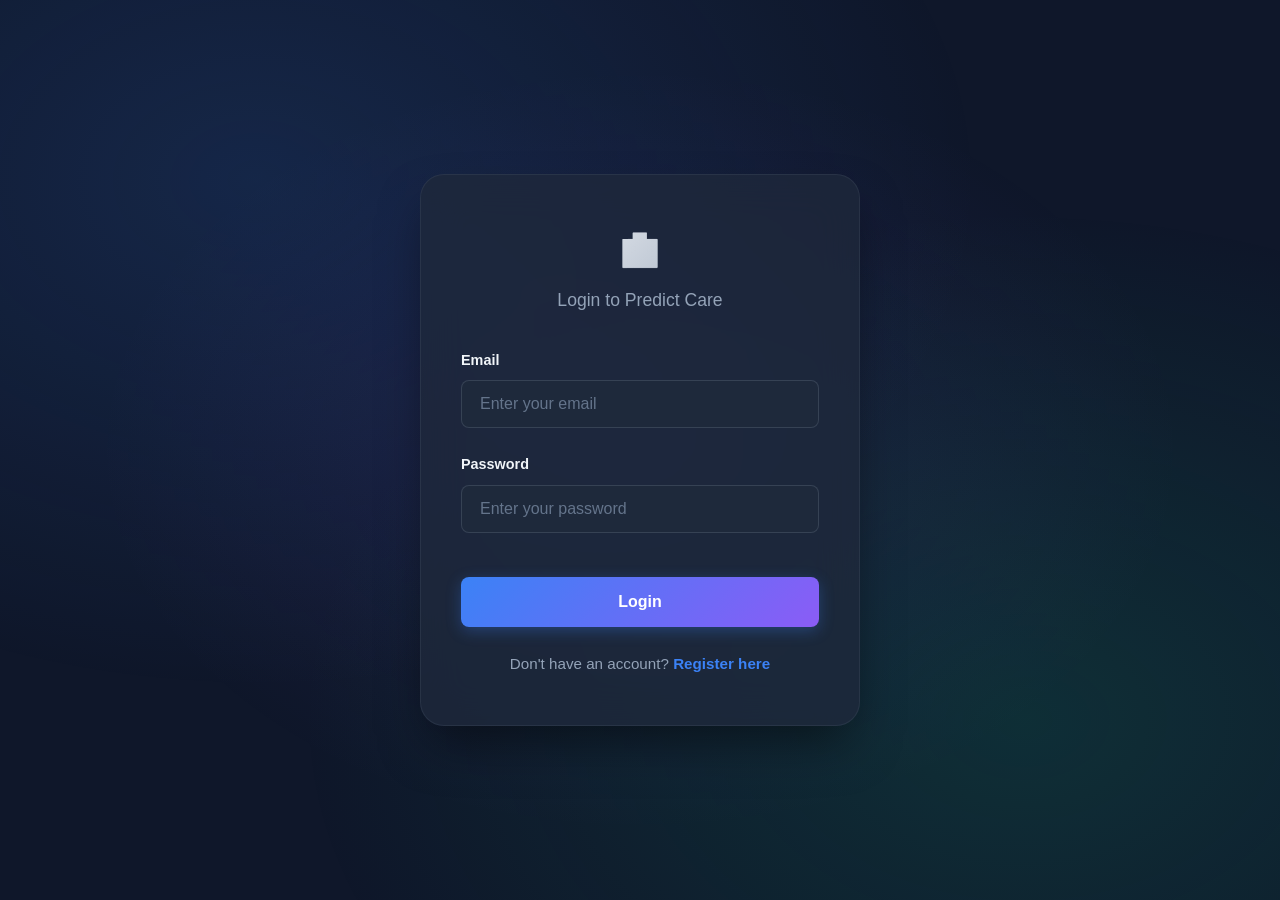
<file: frontend/index.html>
<!DOCTYPE html>
<html lang="en">

<head>
    <meta charset="UTF-8">
    <meta name="viewport" content="width=device-width, initial-scale=1.0">
    <title>Predict Care - Health Assistant</title>
    <link rel="stylesheet" href="style.css">
</head>

<body>
    <div class="container">
        <!-- Header Section -->
        <header>
            <h1>🏥 Predict Care</h1>
            <p class="subtitle">Your Personal Digital Health Assistant</p>
            <p class="user-greeting">Welcome, <span id="user-name">User</span>!</p>

            <!-- Navigation -->
            <nav class="nav-bar">
                <a href="index.html" class="active">Symptoms</a>
                <a href="predictions.html">History</a>
                <a href="ehr.html">Health Records</a>
                <a href="doctors.html">Find Doctors</a>
                <a href="progress.html">Health Progress</a>
                <a href="#" id="notifications-btn" class="notification-link">
                    🔔 <span id="notification-badge" class="notification-badge hidden">0</span>
                </a>
                <a href="#" id="logout-btn">Logout</a>
            </nav>

            <!-- Notification Panel (Hidden by default) -->
            <div id="notification-panel" class="notification-panel hidden">
                <div class="notification-header">
                    <h3>🔔 Notifications</h3>
                    <button id="mark-all-read" class="btn-text">Mark all read</button>
                </div>
                <div id="notification-list" class="notification-list">
                    <!-- Populated by JS -->
                </div>
            </div>
        </header>

        <!-- Main Content -->
        <main>
            <!-- Input Section -->
            <section class="input-section">
                <h2>Enter Your Symptoms</h2>
                <p class="instruction">
                    Describe your symptoms in plain English.
                    For example: "fever, headache, body aches, fatigue"
                </p>

                <textarea id="symptoms-input" placeholder="Enter your symptoms here..." rows="4"></textarea>

                <button id="predict-btn">
                    🔍 Analyze Symptoms
                </button>
            </section>

            <!-- Loading Indicator -->
            <div id="loading" class="loading hidden">
                <div class="spinner"></div>
                <p>Analyzing symptoms...</p>
            </div>

            <!-- Results Section (Hidden by default) -->
            <section id="results" class="results-section hidden">
                <h2>Prediction Results</h2>

                <div class="result-card">
                    <!-- Disease Name -->
                    <div class="result-item">
                        <span class="label">Predicted Condition:</span>
                        <span id="disease-name" class="value disease-name">-</span>
                    </div>

                    <!-- Risk Level -->
                    <div class="result-item">
                        <span class="label">Risk Level:</span>
                        <span id="risk-level" class="value risk-badge">-</span>
                    </div>

                    <!-- Confidence -->
                    <div class="result-item">
                        <span class="label">Confidence:</span>
                        <div class="confidence-container">
                            <div class="confidence-bar">
                                <div id="confidence-fill" class="confidence-fill"></div>
                            </div>
                            <span id="confidence-text" class="confidence-text">0%</span>
                        </div>
                    </div>

                    <!-- Message/Warning -->
                    <div id="message-box" class="message-box hidden">
                        <p id="message-text"></p>
                    </div>
                </div>

                <!-- Precautionary Advice Section -->
                <div id="precautions-section" class="precautions-section hidden">
                    <h3>
                        <span class="precautions-icon">💡</span>
                        Personalized Precautionary Advice
                        <span id="advice-badge" class="advice-badge">-</span>
                    </h3>

                    <!-- Key Recommendations -->
                    <div class="precautions-card">
                        <h4>Key Recommendations</h4>
                        <ul id="precautions-list" class="precautions-list">
                            <!-- Populated by JS -->
                        </ul>
                    </div>

                    <!-- Do's and Don'ts -->
                    <div class="dos-donts-container">
                        <div class="dos-card">
                            <h4>✅ Do's</h4>
                            <ul id="dos-list" class="advice-list">
                                <!-- Populated by JS -->
                            </ul>
                        </div>
                        <div class="donts-card">
                            <h4>❌ Don'ts</h4>
                            <ul id="donts-list" class="advice-list">
                                <!-- Populated by JS -->
                            </ul>
                        </div>
                    </div>

                    <!-- When to Consult Doctor -->
                    <div class="consult-card">
                        <h4>🏥 When to Consult a Doctor</h4>
                        <ul id="consult-list" class="advice-list">
                            <!-- Populated by JS -->
                        </ul>
                    </div>

                    <!-- Precautions Disclaimer -->
                    <div id="precautions-disclaimer" class="precautions-disclaimer">
                        <!-- Populated by JS -->
                    </div>
                </div>

                <!-- Doctor Recommendations Section -->
                <div id="doctors-section" class="doctors-section hidden">
                    <h3>
                        <span class="doctors-icon">👨‍⚕️</span>
                        Recommended Doctors
                    </h3>
                    <p class="doctors-intro">Based on your prediction, we recommend consulting these specialists:</p>
                    <div id="doctors-list" class="doctors-list">
                        <!-- Populated by JS -->
                    </div>
                </div>

                <!-- Disclaimer -->
                <div class="disclaimer">
                    <strong>⚠️ Disclaimer:</strong> This is an academic demo project (Predict Care).
                    Results are for educational purposes only and should NOT be used
                    for actual medical diagnosis. Always consult a qualified healthcare
                    professional for medical advice.
                </div>
            </section>

            <!-- Error Section -->
            <section id="error" class="error-section hidden">
                <p id="error-text">An error occurred. Please try again.</p>
            </section>

            <!-- Location Section -->
            <section id="location-section" class="location-section">
                <h2>
                    <span class="location-heading-icon">📍</span>
                    Your Location
                </h2>
                <p class="location-description">
                    Sharing your location helps us find nearby doctors and clinics for you.
                </p>

                <!-- Status message -->
                <div id="location-status" class="location-status">
                    <span id="location-status-icon" class="location-status-icon">🌐</span>
                    <span id="location-status-text">Location not yet shared</span>
                </div>

                <!-- Location details (shown after permission granted) -->
                <div id="location-details" class="location-details hidden">
                    <div class="location-coords">
                        <div class="coord-item">
                            <span class="coord-label">Latitude</span>
                            <span id="location-lat" class="coord-value">—</span>
                        </div>
                        <div class="coord-item">
                            <span class="coord-label">Longitude</span>
                            <span id="location-lng" class="coord-value">—</span>
                        </div>
                    </div>
                    <!-- Embedded map -->
                    <div id="location-map" class="location-map">
                        <iframe id="location-map-frame" width="100%" height="220" style="border:0; border-radius: 12px;" loading="lazy" allowfullscreen referrerpolicy="no-referrer-when-downgrade" src=""></iframe>
                    </div>
                </div>

                <!-- Share / Retry button -->
                <button id="location-btn" class="location-btn">
                    📍 Share My Location
                </button>
            </section>
        </main>

        <!-- Footer -->
        <footer>
            <p>Predict Care | Personal Digital Health Assistant</p>
            <p class="tech-stack">Built with: Python, FastAPI, scikit-learn, TF-IDF, RandomForest</p>
        </footer>
    </div>

    <script src="auth.js"></script>
    <script src="notifications.js"></script>
    <script src="script.js"></script>
</body>

</html>
</file>
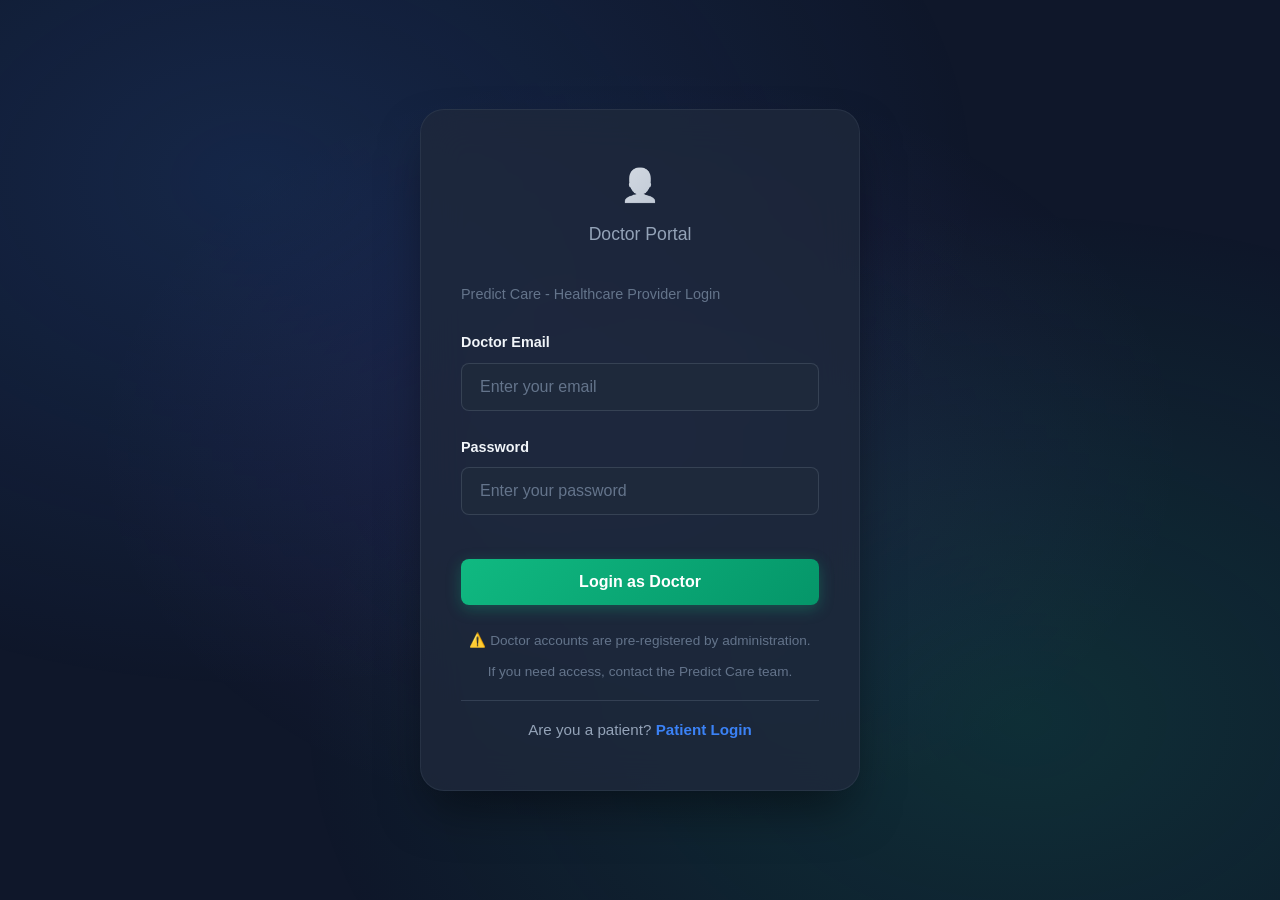
<file: frontend/doctor-dashboard.html>
<!DOCTYPE html>
<html lang="en">
<head>
    <meta charset="UTF-8">
    <meta name="viewport" content="width=device-width, initial-scale=1.0">
    <title>Doctor Dashboard - Predict Care</title>
    <link rel="stylesheet" href="style.css">
</head>
<body>
    <div class="container doctor-container">
        <!-- Header Section -->
        <header class="doctor-header">
            <h1>👨‍⚕️ Doctor Portal</h1>
            <p class="subtitle">Predict Care - Patient Record Management</p>
            <p class="user-greeting">Welcome, <span id="doctor-name">Doctor</span>!</p>
            <p class="doctor-info"><span id="doctor-specialization">Specialization</span> | <span id="doctor-hospital">Hospital</span></p>
            
            <!-- Navigation -->
            <nav class="nav-bar doctor-nav">
                <a href="doctor-dashboard.html" class="active">Dashboard</a>
                <a href="#" id="logout-btn">Logout</a>
            </nav>
        </header>

        <!-- Main Content -->
        <main>
            <!-- Instructions Section -->
            <section class="instructions-section">
                <div class="instruction-card">
                    <h3>📋 How to Upload Patient Records</h3>
                    <ol class="instruction-list">
                        <li><strong>Get Patient ID:</strong> Ask the patient for their Predict Care email (User ID)</li>
                        <li><strong>Verify Patient:</strong> Enter the email below to look up the patient</li>
                        <li><strong>Add Records:</strong> Once verified, upload prescriptions, reports, or notes</li>
                        <li><strong>Patient Notification:</strong> The patient will receive an instant notification</li>
                    </ol>
                    <div class="instruction-note">
                        <strong>⚠️ Privacy Notice:</strong> You can only access a patient's EHR after they share their User ID with you. 
                        You cannot browse or view patient lists.
                    </div>
                </div>
            </section>

            <!-- Patient Lookup Section -->
            <section class="patient-lookup-section">
                <h2>🔍 Patient Lookup</h2>
                <div class="lookup-form">
                    <div class="form-group">
                        <label for="patient-email">Patient Email (User ID)</label>
                        <input 
                            type="email" 
                            id="patient-email" 
                            placeholder="Enter patient's registered email"
                            required
                        >
                    </div>
                    <button id="lookup-btn" class="btn-doctor">
                        🔍 Look Up Patient
                    </button>
                </div>
                
                <!-- Lookup Result -->
                <div id="lookup-result" class="lookup-result hidden">
                    <div id="lookup-success" class="lookup-success hidden">
                        <div class="patient-info-card">
                            <span class="patient-icon">👤</span>
                            <div class="patient-details">
                                <h4 id="patient-name">Patient Name</h4>
                                <p id="patient-email-display">patient@email.com</p>
                            </div>
                            <span class="verified-badge">✓ Verified</span>
                        </div>
                    </div>
                    <div id="lookup-error" class="lookup-error hidden">
                        <p id="lookup-error-text">Patient not found</p>
                    </div>
                </div>
            </section>

            <!-- Upload Section (shown after patient verified) -->
            <section id="upload-section" class="upload-section hidden">
                <h2>📤 Upload Medical Record</h2>
                <p class="section-subtitle">Adding record for: <strong id="upload-for-patient">Patient Name</strong></p>
                
                <!-- Tab Selection -->
                <div class="tab-bar">
                    <button class="tab-btn active" data-tab="prescription-tab">💊 Assign Prescription</button>
                    <button class="tab-btn" data-tab="report-tab">📋 Report/File</button>
                    <button class="tab-btn" data-tab="notes-tab">📝 Doctor Notes</button>
                </div>
                
                <!-- Prescription Tab -->
                <div id="prescription-tab" class="tab-content active">
                    <form id="assign-prescription-form" class="upload-form"> <!-- ID changed to avoid conflict/clarity -->
                        <div class="alert-box info-alert">
                            <span class="icon">ℹ️</span>
                            <p>Assigning a new prescription will <strong>replace</strong> any currently active prescription for this patient.</p>
                        </div>

                        <div class="form-group">
                            <label for="rx-days">Duration (Days) *</label>
                            <input type="number" id="rx-days" required min="1" max="365" placeholder="e.g., 5">
                            <small class="form-hint">Number of days the patient should follow this prescription.</small>
                        </div>
                        
                        <div class="form-group">
                            <label for="rx-notes">Prescription Details *</label>
                            <textarea id="rx-notes" rows="6" required placeholder="Enter medication details, dosage, and instructions..."></textarea>
                        </div>
                        
                        <button type="submit" class="btn-doctor btn-full">
                            💊 Assign & Track Progress
                        </button>
                    </form>
                </div>
                
                <!-- Report/File Tab -->
                <div id="report-tab" class="tab-content hidden">
                    <form id="report-form" class="upload-form">
                        <div class="form-group">
                            <label for="report-title">Report Title *</label>
                            <input type="text" id="report-title" required placeholder="e.g., Blood Test Results - Jan 2026">
                        </div>
                        
                        <div class="form-group">
                            <label for="report-category">Category *</label>
                            <select id="report-category" required>
                                <option value="">Select category...</option>
                                <option value="doctor_report">📋 Medical Report</option>
                                <option value="lab_report">🔬 Lab Report</option>
                                <option value="scan_image">🩻 Scan / X-Ray</option>
                            </select>
                        </div>
                        
                        <div class="form-group">
                            <label for="report-file">Upload File *</label>
                            <div class="file-upload-area" id="report-drop-zone">
                                <input type="file" id="report-file" accept=".pdf,.doc,.docx,.jpg,.jpeg,.png,.gif,.webp,.txt" hidden>
                                <div class="file-upload-prompt">
                                    <span class="upload-icon">📤</span>
                                    <p>Click to select or drag & drop</p>
                                    <p class="file-types">PDF, Word, Images (max 10 MB)</p>
                                </div>
                                <div class="file-selected hidden">
                                    <span class="file-name" id="selected-report-name"></span>
                                    <button type="button" class="btn-remove" id="remove-report-file">&times;</button>
                                </div>
                            </div>
                        </div>
                        
                        <div class="form-group">
                            <label for="report-description">Description (Optional)</label>
                            <textarea id="report-description" rows="2" placeholder="Notes about this report..."></textarea>
                        </div>
                        
                        <button type="submit" class="btn-doctor btn-full">
                            📤 Upload Report
                        </button>
                    </form>
                </div>
                
                <!-- Notes Tab -->
                <div id="notes-tab" class="tab-content hidden">
                    <form id="notes-form" class="upload-form">
                        <div class="form-group">
                            <label for="notes-title">Note Title *</label>
                            <input type="text" id="notes-title" required placeholder="e.g., Consultation Notes - Follow-up Visit">
                        </div>
                        
                        <div class="form-group">
                            <label for="notes-content">Doctor's Notes *</label>
                            <textarea id="notes-content" rows="8" required placeholder="Enter consultation notes, observations, recommendations..."></textarea>
                        </div>
                        
                        <button type="submit" class="btn-doctor btn-full">
                            📤 Save Notes
                        </button>
                    </form>
                </div>
            </section>

            <!-- Success Message -->
            <div id="upload-success" class="upload-success-message hidden">
                <div class="success-content">
                    <span class="success-icon">✅</span>
                    <h3>Record Uploaded Successfully!</h3>
                    <p id="success-message">The record has been added to the patient's EHR.</p>
                    <button id="add-another-btn" class="btn-secondary">Add Another Record</button>
                </div>
            </div>

            <!-- Error Section -->
            <section id="error" class="error-section hidden">
                <p id="error-text">An error occurred. Please try again.</p>
            </section>
        </main>

        <!-- Footer -->
        <footer>
            <p>Predict Care | Doctor Portal</p>
            <p class="tech-stack">Secure Patient Record Management System</p>
        </footer>
    </div>

    <script src="doctor-dashboard.js"></script>
</body>
</html>
</file>
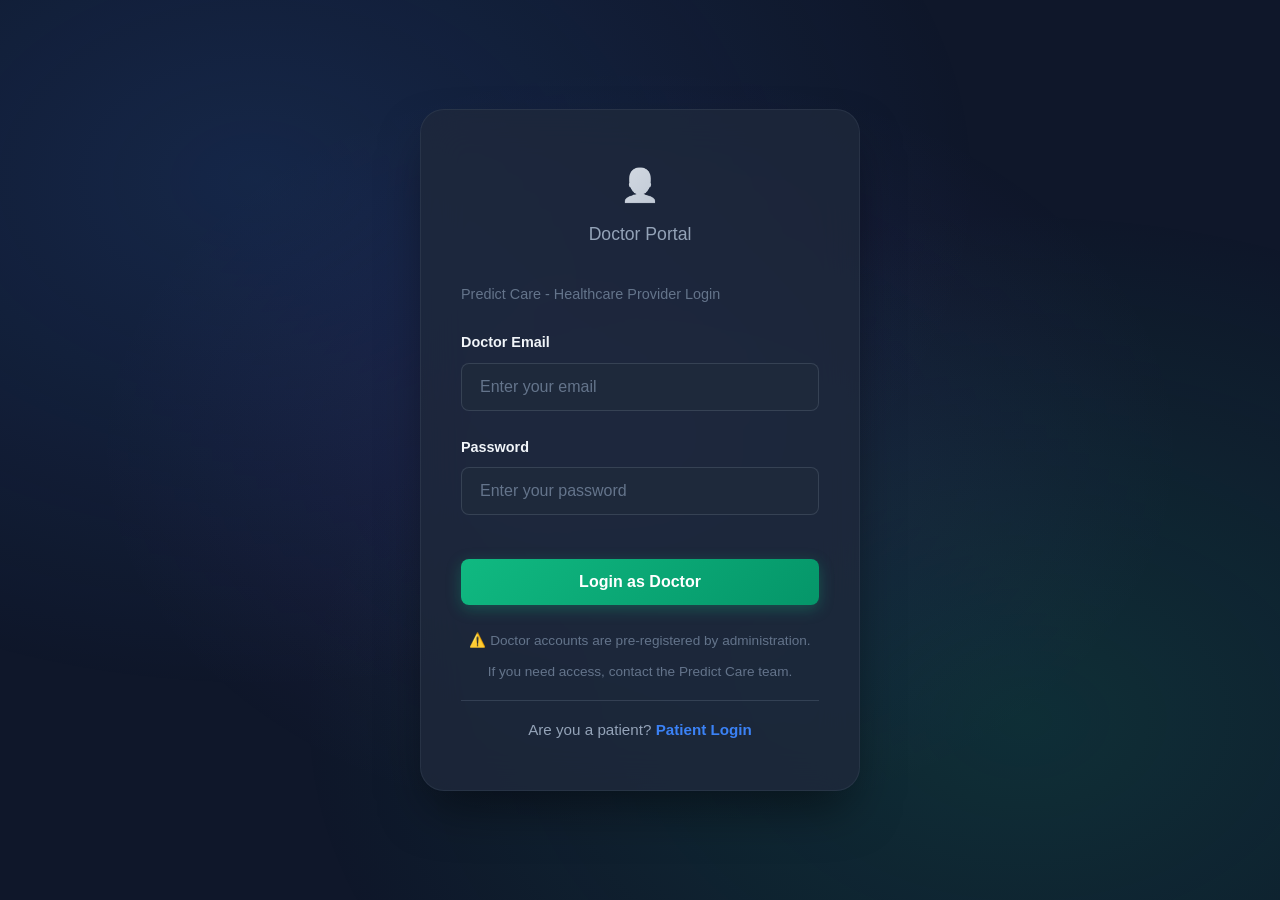
<file: frontend/doctor-login.html>
<!DOCTYPE html>
<html lang="en">
<head>
    <meta charset="UTF-8">
    <meta name="viewport" content="width=device-width, initial-scale=1.0">
    <title>Doctor Login - Predict Care</title>
    <link rel="stylesheet" href="style.css">
</head>
<body>
    <div class="auth-container">
        <div class="auth-card">
            <h1>👨‍⚕️</h1>
            <h2>Doctor Portal</h2>
            <p class="auth-subtitle">Predict Care - Healthcare Provider Login</p>
            
            <form id="doctor-login-form" onsubmit="handleDoctorLogin(event)">
                <div class="form-group">
                    <label for="email">Doctor Email</label>
                    <input 
                        type="email" 
                        id="email" 
                        name="email" 
                        required 
                        placeholder="Enter your email"
                    >
                </div>
                
                <div class="form-group">
                    <label for="password">Password</label>
                    <input 
                        type="password" 
                        id="password" 
                        name="password" 
                        required 
                        placeholder="Enter your password"
                    >
                </div>
                
                <button type="submit" id="login-btn" class="btn-doctor">Login as Doctor</button>
                
                <div id="error-message" class="error-message hidden"></div>
            </form>
            
            <div class="auth-footer">
                <p class="note">⚠️ Doctor accounts are pre-registered by administration.</p>
                <p class="note">If you need access, contact the Predict Care team.</p>
                <hr class="divider">
                <p>Are you a patient? <a href="login.html">Patient Login</a></p>
            </div>
        </div>
    </div>

    <script>
        const API_URL = "http://localhost:8000";
        const DOCTOR_TOKEN_KEY = "predict_care_doctor_token";
        const DOCTOR_DATA_KEY = "predict_care_doctor_data";
        
        // Check if already logged in as doctor
        if (localStorage.getItem(DOCTOR_TOKEN_KEY)) {
            window.location.href = 'doctor-dashboard.html';
        }
        
        async function handleDoctorLogin(event) {
            event.preventDefault();
            
            const email = document.getElementById('email').value;
            const password = document.getElementById('password').value;
            const errorEl = document.getElementById('error-message');
            const btn = document.getElementById('login-btn');
            
            // Hide previous errors
            errorEl.classList.add('hidden');
            btn.disabled = true;
            btn.textContent = 'Logging in...';
            
            try {
                const response = await fetch(`${API_URL}/doctor/login`, {
                    method: 'POST',
                    headers: {
                        'Content-Type': 'application/json',
                    },
                    body: JSON.stringify({ email, password }),
                });
                
                const data = await response.json();
                
                if (!response.ok) {
                    throw new Error(data.detail || 'Login failed');
                }
                
                // Save doctor token and data
                localStorage.setItem(DOCTOR_TOKEN_KEY, data.access_token);
                localStorage.setItem(DOCTOR_DATA_KEY, JSON.stringify(data.doctor));
                
                // Redirect to doctor dashboard
                window.location.href = 'doctor-dashboard.html';
                
            } catch (error) {
                errorEl.textContent = error.message;
                errorEl.classList.remove('hidden');
            } finally {
                btn.disabled = false;
                btn.textContent = 'Login as Doctor';
            }
        }
    </script>
</body>
</html>
</file>
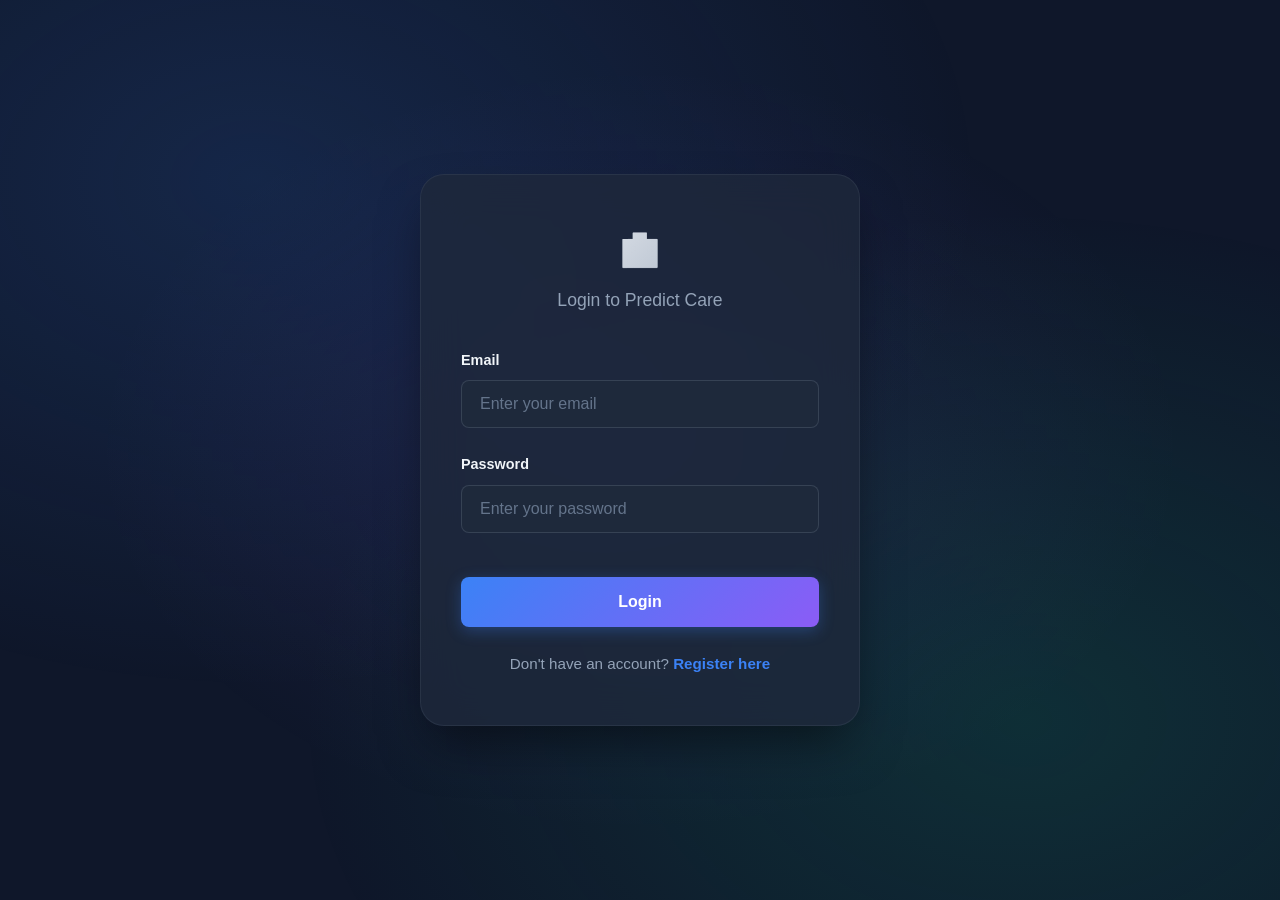
<file: frontend/doctors.html>
<!DOCTYPE html>
<html lang="en">

<head>
    <meta charset="UTF-8">
    <meta name="viewport" content="width=device-width, initial-scale=1.0">
    <title>Doctors Directory - Predict Care</title>
    <link rel="stylesheet" href="style.css">
</head>

<body>
    <div class="container">
        <!-- Header Section -->
        <header>
            <h1>🏥 Predict Care</h1>
            <p class="subtitle">Your Personal Digital Health Assistant</p>
            <p class="user-greeting">Welcome, <span id="user-name">User</span>!</p>

            <!-- Navigation -->
            <nav class="nav-bar">
                <a href="index.html">New Prediction</a>
                <a href="predictions.html">My History</a>
                <a href="ehr.html">My EHR</a>
                <a href="doctors.html" class="active">Doctors</a>
                <a href="progress.html">Health Progress</a>
                <a href="#" id="notifications-btn" class="notification-link">
                    🔔 <span id="notification-badge" class="notification-badge hidden">0</span>
                </a>
                <a href="#" id="logout-btn">Logout</a>
            </nav>

            <!-- Notification Panel (Hidden by default) -->
            <div id="notification-panel" class="notification-panel hidden">
                <div class="notification-header">
                    <h3>🔔 Notifications</h3>
                    <button id="mark-all-read" class="btn-text">Mark all read</button>
                </div>
                <div id="notification-list" class="notification-list">
                    <!-- Populated by JS -->
                </div>
            </div>
        </header>

        <!-- Main Content -->
        <main>
            <!-- Doctors Directory Section -->
            <section class="doctors-directory-section">
                <h2>👨‍⚕️ Our Medical Partners</h2>
                <p class="section-intro">
                    Below is our directory of partner doctors and specialists based in Visakhapatnam.
                    When you get a prediction, we recommend doctors based on your condition and their expertise.
                </p>

                <!-- Filter Bar -->
                <div class="filter-bar">
                    <label for="specialization-filter">Filter by Specialization:</label>
                    <select id="specialization-filter">
                        <option value="all">All Specializations</option>
                        <option value="General Physician">General Physician</option>
                        <option value="Endocrinologist">Endocrinologist</option>
                        <option value="Diabetologist">Diabetologist</option>
                        <option value="Cardiologist">Cardiologist</option>
                        <option value="Interventional Cardiologist">Interventional Cardiologist</option>
                        <option value="Pulmonologist">Pulmonologist</option>
                        <option value="Neurologist">Neurologist</option>
                        <option value="Dermatologist">Dermatologist</option>
                        <option value="Gastroenterologist">Gastroenterologist</option>
                        <option value="Surgical Gastroenterologist">Surgical Gastroenterologist</option>
                        <option value="Orthopedist">Orthopedist</option>
                    </select>
                </div>

                <!-- Loading Indicator -->
                <div id="loading" class="loading">
                    <div class="spinner"></div>
                    <p>Loading doctors...</p>
                </div>

                <!-- Doctors Grid -->
                <div id="doctors-grid" class="doctors-grid hidden">
                    <!-- Populated by JS -->
                </div>

                <!-- Empty State -->
                <div id="empty-state" class="empty-state hidden">
                    <p>No doctors found for this specialization.</p>
                </div>
            </section>
        </main>

        <!-- Footer -->
        <footer>
            <p>Predict Care | Personal Digital Health Assistant</p>
            <p class="tech-stack">Built with: Python, FastAPI, scikit-learn, TF-IDF, RandomForest</p>
        </footer>
    </div>

    <script src="auth.js"></script>
    <script src="notifications.js"></script>
    <script>
        // Check authentication
        requireAuth();

        // Set user name
        const user = getUser();
        if (user) {
            document.getElementById('user-name').textContent = user.name;
        }

        // Logout handler
        document.getElementById('logout-btn').addEventListener('click', function (e) {
            e.preventDefault();
            logout();
        });

        // State
        let allDoctors = [];

        // Load doctors on page load
        document.addEventListener('DOMContentLoaded', loadDoctors);

        // Filter change handler
        document.getElementById('specialization-filter').addEventListener('change', filterDoctors);

        async function loadDoctors() {
            const loadingEl = document.getElementById('loading');
            const doctorsGrid = document.getElementById('doctors-grid');
            const emptyState = document.getElementById('empty-state');

            try {
                const response = await fetch(`${API_URL}/doctors`);

                if (!response.ok) {
                    throw new Error('Failed to load doctors');
                }

                allDoctors = await response.json();

                loadingEl.classList.add('hidden');

                if (allDoctors.length === 0) {
                    emptyState.classList.remove('hidden');
                    return;
                }

                renderDoctors(allDoctors);
                doctorsGrid.classList.remove('hidden');

            } catch (error) {
                console.error('Error loading doctors:', error);
                loadingEl.innerHTML = '<p class="error">Failed to load doctors. Please try again.</p>';
            }
        }

        function filterDoctors() {
            const filter = document.getElementById('specialization-filter').value;
            const doctorsGrid = document.getElementById('doctors-grid');
            const emptyState = document.getElementById('empty-state');

            let filtered = allDoctors;

            if (filter !== 'all') {
                filtered = allDoctors.filter(d => d.specialization === filter);
            }

            if (filtered.length === 0) {
                doctorsGrid.classList.add('hidden');
                emptyState.classList.remove('hidden');
            } else {
                emptyState.classList.add('hidden');
                doctorsGrid.classList.remove('hidden');
                renderDoctors(filtered);
            }
        }

        function renderDoctors(doctors) {
            const doctorsGrid = document.getElementById('doctors-grid');

            doctorsGrid.innerHTML = doctors.map(d => `
                <div class="doctor-card-full">
                    <div class="doctor-avatar">👨‍⚕️</div>
                    <div class="doctor-info-full">
                        <h3>${escapeHtml(d.name)}</h3>
                        <span class="specialization-badge">${escapeHtml(d.specialization)}</span>
                        <div class="doctor-details-full">
                            <p><span class="icon">📍</span> ${escapeHtml(d.location)}</p>
                            <p><span class="icon">📞</span> <a href="tel:${d.contact.replace(/\\s/g, '')}">${escapeHtml(d.contact)}</a></p>
                            <p><span class="icon">🕐</span> ${escapeHtml(d.availability)}</p>
                            <p><span class="icon">💰</span> ${escapeHtml(d.consultation_fee)}</p>
                            <p><span class="icon">⭐</span> ${escapeHtml(d.experience || 'N/A')} experience</p>
                        </div>
                    </div>
                </div>
            `).join('');
        }

        function escapeHtml(text) {
            const div = document.createElement('div');
            div.textContent = text;
            return div.innerHTML;
        }
    </script>
</body>

</html>
</file>
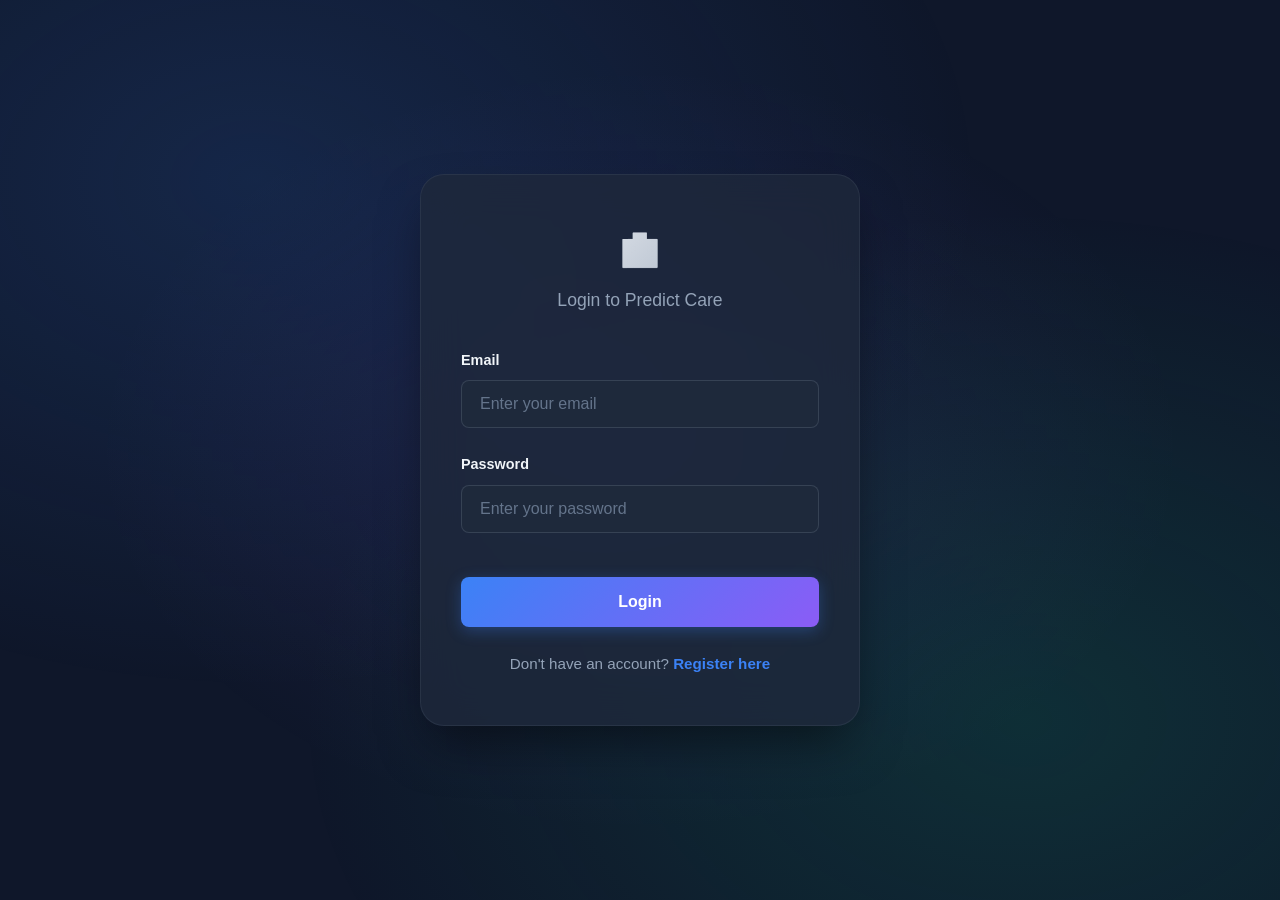
<file: frontend/ehr.html>
<!DOCTYPE html>
<html lang="en">

<head>
    <meta charset="UTF-8">
    <meta name="viewport" content="width=device-width, initial-scale=1.0">
    <title>My Health Records (EHR) - Predict Care</title>
    <link rel="stylesheet" href="style.css">
</head>

<body>
    <div class="container">
        <!-- Header Section -->
        <header>
            <h1>🏥 Predict Care</h1>
            <p class="subtitle">Your Personal Digital Health Assistant</p>
            <p class="user-greeting">Welcome, <span id="user-name">User</span>!</p>

            <!-- Navigation -->
            <nav class="nav-bar">
                <a href="index.html">New Prediction</a>
                <a href="predictions.html">My History</a>
                <a href="ehr.html" class="active">My EHR</a>
                <a href="doctors.html">Doctors</a>
                <a href="progress.html">Health Progress</a>
                <a href="#" id="notifications-btn" class="notification-link">
                    🔔 <span id="notification-badge" class="notification-badge hidden">0</span>
                </a>
                <a href="#" id="logout-btn">Logout</a>
            </nav>

            <!-- Notification Panel (Hidden by default) -->
            <div id="notification-panel" class="notification-panel hidden">
                <div class="notification-header">
                    <h3>🔔 Notifications</h3>
                    <button id="mark-all-read" class="btn-text">Mark all read</button>
                </div>
                <div id="notification-list" class="notification-list">
                    <!-- Populated by JS -->
                </div>
            </div>
        </header>

        <!-- Main Content -->
        <main>
            <!-- EHR Header with Info -->
            <section class="ehr-header-section">
                <div class="ehr-title-row">
                    <h2>📁 My Electronic Health Records</h2>
                    <button id="upload-btn" class="btn-primary">
                        ➕ Add Record
                    </button>
                </div>
                <p class="section-intro">
                    Store and manage your medical documents, prescriptions, lab reports, and doctor notes.
                    All records are securely stored and accessible only to you.
                </p>
            </section>

            <!-- Statistics Cards -->
            <section id="stats-section" class="ehr-stats-section hidden">
                <div class="stats-grid">
                    <div class="stat-card">
                        <span class="stat-icon">📄</span>
                        <span class="stat-value" id="total-records">0</span>
                        <span class="stat-label">Total Records</span>
                    </div>
                    <div class="stat-card">
                        <span class="stat-icon">📁</span>
                        <span class="stat-value" id="total-files">0</span>
                        <span class="stat-label">Files Uploaded</span>
                    </div>
                    <div class="stat-card">
                        <span class="stat-icon">💾</span>
                        <span class="stat-value" id="total-size">0 KB</span>
                        <span class="stat-label">Storage Used</span>
                    </div>
                    <div class="stat-card">
                        <span class="stat-icon">🔍</span>
                        <span class="stat-value" id="prediction-count">0</span>
                        <span class="stat-label">Predictions</span>
                    </div>
                </div>
            </section>

            <!-- Filter Bar -->
            <section class="ehr-filter-section">
                <div class="filter-bar">
                    <label for="category-filter">Filter by:</label>
                    <select id="category-filter">
                        <option value="all">All Categories</option>
                        <option value="prescription">💊 Prescriptions</option>
                        <option value="lab_report">🔬 Lab Reports</option>
                        <option value="scan_image">🩻 Scans / X-Rays</option>
                        <option value="op_note">📝 OP Notes</option>
                        <option value="prediction">🔍 Predictions</option>
                        <optgroup label="From Doctors">
                            <option value="doctor_prescription">👨‍⚕️💊 Doctor's Prescriptions</option>
                            <option value="doctor_report">👨‍⚕️📋 Doctor's Reports</option>
                            <option value="doctor_note">👨‍⚕️📝 Doctor's Notes</option>
                        </optgroup>
                    </select>

                    <label class="checkbox-label">
                        <input type="checkbox" id="show-archived">
                        Show Archived
                    </label>
                </div>
            </section>

            <!-- Loading Indicator -->
            <div id="loading" class="loading">
                <div class="spinner"></div>
                <p>Loading your health records...</p>
            </div>

            <!-- EHR Records List -->
            <section id="ehr-section" class="ehr-records-section hidden">
                <div id="ehr-list" class="ehr-list">
                    <!-- Records will be inserted here -->
                </div>
            </section>

            <!-- Empty State -->
            <section id="empty-state" class="ehr-empty-section hidden">
                <div class="empty-state">
                    <p class="empty-icon">📁</p>
                    <p class="empty-title">No health records yet</p>
                    <p class="empty-text">
                        Start building your health timeline by uploading documents or making predictions.
                    </p>
                    <div class="empty-actions">
                        <button id="empty-upload-btn" class="btn-primary">➕ Add Record</button>
                        <a href="index.html" class="btn-secondary">🔍 Make Prediction</a>
                    </div>
                </div>
            </section>

            <!-- Error Section -->
            <section id="error" class="error-section hidden">
                <p id="error-text">An error occurred. Please try again.</p>
            </section>
        </main>

        <!-- Upload Modal -->
        <div id="upload-modal" class="modal hidden">
            <div class="modal-content">
                <div class="modal-header">
                    <h3>➕ Add Health Record</h3>
                    <button id="close-modal" class="btn-close">&times;</button>
                </div>

                <div class="modal-body">
                    <!-- Tab Selection -->
                    <div class="tab-bar">
                        <button class="tab-btn active" data-tab="file">📄 Upload File</button>
                        <button class="tab-btn" data-tab="text">📝 Add Note</button>
                    </div>

                    <!-- File Upload Tab -->
                    <div id="file-tab" class="tab-content active">
                        <form id="file-upload-form">
                            <div class="form-group">
                                <label for="file-title">Title *</label>
                                <input type="text" id="file-title" required
                                    placeholder="e.g., Blood Test Report - Jan 2026">
                            </div>

                            <div class="form-group">
                                <label for="file-category">Category *</label>
                                <select id="file-category" required>
                                    <option value="">Select category...</option>
                                    <option value="prescription">💊 Prescription</option>
                                    <option value="lab_report">🔬 Lab Report</option>
                                    <option value="scan_image">🩻 Scan / X-Ray</option>
                                    <option value="op_note">📝 OP Note</option>
                                </select>
                            </div>

                            <div class="form-group">
                                <label for="file-input">File *</label>
                                <div class="file-upload-area" id="file-drop-zone">
                                    <input type="file" id="file-input"
                                        accept=".pdf,.doc,.docx,.jpg,.jpeg,.png,.gif,.webp,.txt" hidden>
                                    <div class="file-upload-prompt">
                                        <span class="upload-icon">📤</span>
                                        <p>Click to select or drag & drop</p>
                                        <p class="file-types">PDF, Word, Images (max 10 MB)</p>
                                    </div>
                                    <div class="file-selected hidden">
                                        <span class="file-name" id="selected-file-name"></span>
                                        <button type="button" class="btn-remove" id="remove-file">&times;</button>
                                    </div>
                                </div>
                            </div>

                            <div class="form-group">
                                <label for="file-description">Description (Optional)</label>
                                <textarea id="file-description" rows="2"
                                    placeholder="Add any notes about this record..."></textarea>
                            </div>

                            <div class="form-group">
                                <label for="file-date">Record Date (Optional)</label>
                                <input type="date" id="file-date">
                            </div>

                            <button type="submit" class="btn-primary btn-full" id="file-submit-btn">
                                📤 Upload Record
                            </button>
                        </form>
                    </div>

                    <!-- Text Note Tab -->
                    <div id="text-tab" class="tab-content hidden">
                        <form id="text-record-form">
                            <div class="form-group">
                                <label for="text-title">Title *</label>
                                <input type="text" id="text-title" required
                                    placeholder="e.g., Dr. Sharma - Follow-up Notes">
                            </div>

                            <div class="form-group">
                                <label for="text-category">Category *</label>
                                <select id="text-category" required>
                                    <option value="">Select category...</option>
                                    <option value="op_note">📝 OP Note / Doctor Note</option>
                                    <option value="prescription">💊 Prescription Note</option>
                                    <option value="lab_report">🔬 Lab Report Summary</option>
                                </select>
                            </div>

                            <div class="form-group">
                                <label for="text-content">Content *</label>
                                <textarea id="text-content" rows="6" required
                                    placeholder="Enter your notes, doctor's observations, or any relevant medical information..."></textarea>
                            </div>

                            <div class="form-group">
                                <label for="text-date">Record Date (Optional)</label>
                                <input type="date" id="text-date">
                            </div>

                            <button type="submit" class="btn-primary btn-full" id="text-submit-btn">
                                💾 Save Record
                            </button>
                        </form>
                    </div>
                </div>
            </div>
        </div>

        <!-- View Record Modal -->
        <div id="view-modal" class="modal hidden">
            <div class="modal-content modal-large">
                <div class="modal-header">
                    <h3 id="view-modal-title">View Record</h3>
                    <button id="close-view-modal" class="btn-close">&times;</button>
                </div>
                <div class="modal-body" id="view-modal-body">
                    <!-- Content inserted by JS -->
                </div>
                <div class="modal-footer">
                    <button id="download-btn" class="btn-secondary hidden">📥 Download</button>
                    <button id="delete-btn" class="btn-danger">🗑️ Delete</button>
                </div>
            </div>
        </div>

        <!-- Footer -->
        <footer>
            <p>Predict Care | Personal Digital Health Assistant</p>
            <p class="tech-stack">EHR Module: Secure, User-Owned Health Records</p>
        </footer>
    </div>

    <script src="auth.js"></script>
    <script src="notifications.js"></script>
    <script src="ehr.js"></script>
</body>

</html>
</file>
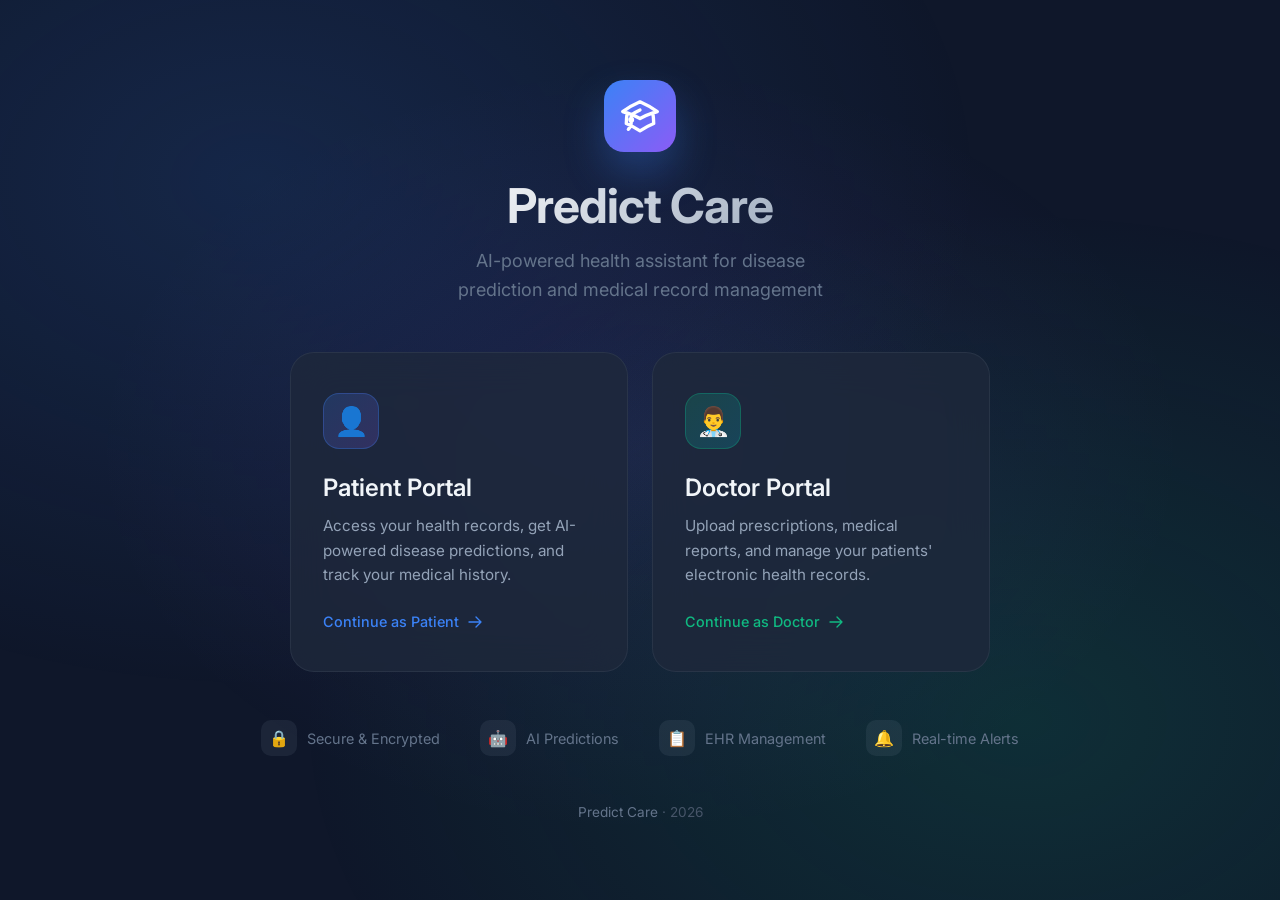
<file: frontend/home.html>
<!DOCTYPE html>
<html lang="en">
<head>
    <meta charset="UTF-8">
    <meta name="viewport" content="width=device-width, initial-scale=1.0">
    <title>Predict Care - Health Assistant</title>
    <link href="https://fonts.googleapis.com/css2?family=Inter:wght@300;400;500;600;700&display=swap" rel="stylesheet">
    <style>
        * {
            margin: 0;
            padding: 0;
            box-sizing: border-box;
        }

        body {
            font-family: 'Inter', -apple-system, BlinkMacSystemFont, sans-serif;
            background: #0f172a;
            min-height: 100vh;
            overflow-x: hidden;
        }

        /* Animated Background */
        .bg-gradient {
            position: fixed;
            top: 0;
            left: 0;
            width: 100%;
            height: 100%;
            background: 
                radial-gradient(ellipse at 20% 20%, rgba(59, 130, 246, 0.15) 0%, transparent 50%),
                radial-gradient(ellipse at 80% 80%, rgba(16, 185, 129, 0.15) 0%, transparent 50%),
                radial-gradient(ellipse at 50% 50%, rgba(139, 92, 246, 0.1) 0%, transparent 60%);
            z-index: 0;
        }

        .container {
            position: relative;
            z-index: 1;
            min-height: 100vh;
            display: flex;
            flex-direction: column;
            justify-content: center;
            align-items: center;
            padding: 40px 20px;
        }

        /* Logo & Header */
        .header {
            text-align: center;
            margin-bottom: 48px;
        }

        .logo {
            display: inline-flex;
            align-items: center;
            justify-content: center;
            width: 72px;
            height: 72px;
            background: linear-gradient(135deg, #3b82f6 0%, #8b5cf6 100%);
            border-radius: 20px;
            margin-bottom: 24px;
            box-shadow: 0 20px 40px rgba(59, 130, 246, 0.3);
        }

        .logo svg {
            width: 40px;
            height: 40px;
            color: white;
        }

        .title {
            font-size: 3rem;
            font-weight: 700;
            background: linear-gradient(135deg, #fff 0%, #94a3b8 100%);
            -webkit-background-clip: text;
            -webkit-text-fill-color: transparent;
            background-clip: text;
            margin-bottom: 12px;
            letter-spacing: -0.02em;
        }

        .subtitle {
            font-size: 1.125rem;
            color: #64748b;
            font-weight: 400;
            max-width: 400px;
            margin: 0 auto;
            line-height: 1.6;
        }

        /* Cards Container */
        .cards-container {
            display: grid;
            grid-template-columns: repeat(2, 1fr);
            gap: 24px;
            max-width: 700px;
            width: 100%;
            margin-bottom: 48px;
        }

        /* Card Styles */
        .card {
            background: rgba(30, 41, 59, 0.8);
            backdrop-filter: blur(20px);
            border: 1px solid rgba(148, 163, 184, 0.1);
            border-radius: 24px;
            padding: 40px 32px;
            text-decoration: none;
            transition: all 0.4s cubic-bezier(0.4, 0, 0.2, 1);
            position: relative;
            overflow: hidden;
        }

        .card::before {
            content: '';
            position: absolute;
            top: 0;
            left: 0;
            right: 0;
            height: 3px;
            background: linear-gradient(90deg, var(--card-color), var(--card-color-end));
            opacity: 0;
            transition: opacity 0.3s ease;
        }

        .card:hover {
            transform: translateY(-8px);
            border-color: rgba(148, 163, 184, 0.2);
            box-shadow: 0 25px 50px rgba(0, 0, 0, 0.4);
        }

        .card:hover::before {
            opacity: 1;
        }

        .card.patient {
            --card-color: #3b82f6;
            --card-color-end: #8b5cf6;
        }

        .card.doctor {
            --card-color: #10b981;
            --card-color-end: #06b6d4;
        }

        .card-icon {
            width: 56px;
            height: 56px;
            border-radius: 16px;
            display: flex;
            align-items: center;
            justify-content: center;
            margin-bottom: 24px;
            font-size: 28px;
        }

        .card.patient .card-icon {
            background: linear-gradient(135deg, rgba(59, 130, 246, 0.2) 0%, rgba(139, 92, 246, 0.2) 100%);
            border: 1px solid rgba(59, 130, 246, 0.3);
        }

        .card.doctor .card-icon {
            background: linear-gradient(135deg, rgba(16, 185, 129, 0.2) 0%, rgba(6, 182, 212, 0.2) 100%);
            border: 1px solid rgba(16, 185, 129, 0.3);
        }

        .card-title {
            font-size: 1.5rem;
            font-weight: 600;
            color: #f1f5f9;
            margin-bottom: 12px;
        }

        .card-description {
            font-size: 0.95rem;
            color: #94a3b8;
            line-height: 1.6;
            margin-bottom: 24px;
        }

        .card-action {
            display: inline-flex;
            align-items: center;
            gap: 8px;
            font-size: 0.9rem;
            font-weight: 500;
            color: var(--card-color);
            transition: gap 0.3s ease;
        }

        .card:hover .card-action {
            gap: 12px;
        }

        .card-action svg {
            width: 16px;
            height: 16px;
        }

        /* Features */
        .features {
            display: flex;
            justify-content: center;
            gap: 40px;
            flex-wrap: wrap;
            margin-bottom: 48px;
        }

        .feature {
            display: flex;
            align-items: center;
            gap: 10px;
            color: #64748b;
            font-size: 0.9rem;
        }

        .feature-icon {
            width: 36px;
            height: 36px;
            border-radius: 10px;
            background: rgba(148, 163, 184, 0.1);
            display: flex;
            align-items: center;
            justify-content: center;
            font-size: 1rem;
        }

        /* Footer */
        .footer {
            text-align: center;
            color: #475569;
            font-size: 0.85rem;
        }

        .footer span {
            color: #64748b;
        }

        /* Responsive */
        @media (max-width: 600px) {
            .title {
                font-size: 2rem;
            }

            .subtitle {
                font-size: 1rem;
            }

            .cards-container {
                grid-template-columns: 1fr;
                gap: 16px;
            }

            .card {
                padding: 32px 24px;
            }

            .features {
                flex-direction: column;
                align-items: center;
                gap: 16px;
            }
        }
    </style>
</head>
<body>
    <div class="bg-gradient"></div>
    
    <div class="container">
        <!-- Header -->
        <header class="header">
            <div class="logo">
                <svg xmlns="http://www.w3.org/2000/svg" fill="none" viewBox="0 0 24 24" stroke="currentColor" stroke-width="2">
                    <path stroke-linecap="round" stroke-linejoin="round" d="M4.26 10.147a60.436 60.436 0 00-.491 6.347A48.627 48.627 0 0112 20.904a48.627 48.627 0 018.232-4.41 60.46 60.46 0 00-.491-6.347m-15.482 0a50.57 50.57 0 00-2.658-.813A59.905 59.905 0 0112 3.493a59.902 59.902 0 0110.399 5.84c-.896.248-1.783.52-2.658.814m-15.482 0A50.697 50.697 0 0112 13.489a50.702 50.702 0 017.74-3.342M6.75 15a.75.75 0 100-1.5.75.75 0 000 1.5zm0 0v-3.675A55.378 55.378 0 0112 8.443m-7.007 11.55A5.981 5.981 0 006.75 15.75v-1.5" />
                </svg>
            </div>
            <h1 class="title">Predict Care</h1>
            <p class="subtitle">AI-powered health assistant for disease prediction and medical record management</p>
        </header>

        <!-- Login Cards -->
        <div class="cards-container">
            <!-- Patient Card -->
            <a href="login.html" class="card patient">
                <div class="card-icon">👤</div>
                <h2 class="card-title">Patient Portal</h2>
                <p class="card-description">Access your health records, get AI-powered disease predictions, and track your medical history.</p>
                <span class="card-action">
                    Continue as Patient
                    <svg xmlns="http://www.w3.org/2000/svg" fill="none" viewBox="0 0 24 24" stroke="currentColor" stroke-width="2">
                        <path stroke-linecap="round" stroke-linejoin="round" d="M13.5 4.5L21 12m0 0l-7.5 7.5M21 12H3" />
                    </svg>
                </span>
            </a>

            <!-- Doctor Card -->
            <a href="doctor-login.html" class="card doctor">
                <div class="card-icon">👨‍⚕️</div>
                <h2 class="card-title">Doctor Portal</h2>
                <p class="card-description">Upload prescriptions, medical reports, and manage your patients' electronic health records.</p>
                <span class="card-action">
                    Continue as Doctor
                    <svg xmlns="http://www.w3.org/2000/svg" fill="none" viewBox="0 0 24 24" stroke="currentColor" stroke-width="2">
                        <path stroke-linecap="round" stroke-linejoin="round" d="M13.5 4.5L21 12m0 0l-7.5 7.5M21 12H3" />
                    </svg>
                </span>
            </a>
        </div>

        <!-- Features -->
        <div class="features">
            <div class="feature">
                <div class="feature-icon">🔒</div>
                <span>Secure & Encrypted</span>
            </div>
            <div class="feature">
                <div class="feature-icon">🤖</div>
                <span>AI Predictions</span>
            </div>
            <div class="feature">
                <div class="feature-icon">📋</div>
                <span>EHR Management</span>
            </div>
            <div class="feature">
                <div class="feature-icon">🔔</div>
                <span>Real-time Alerts</span>
            </div>
        </div>

        <!-- Footer -->
        <footer class="footer">
            <p><span>Predict Care</span> · 2026</p>
        </footer>
    </div>
</body>
</html>
</file>
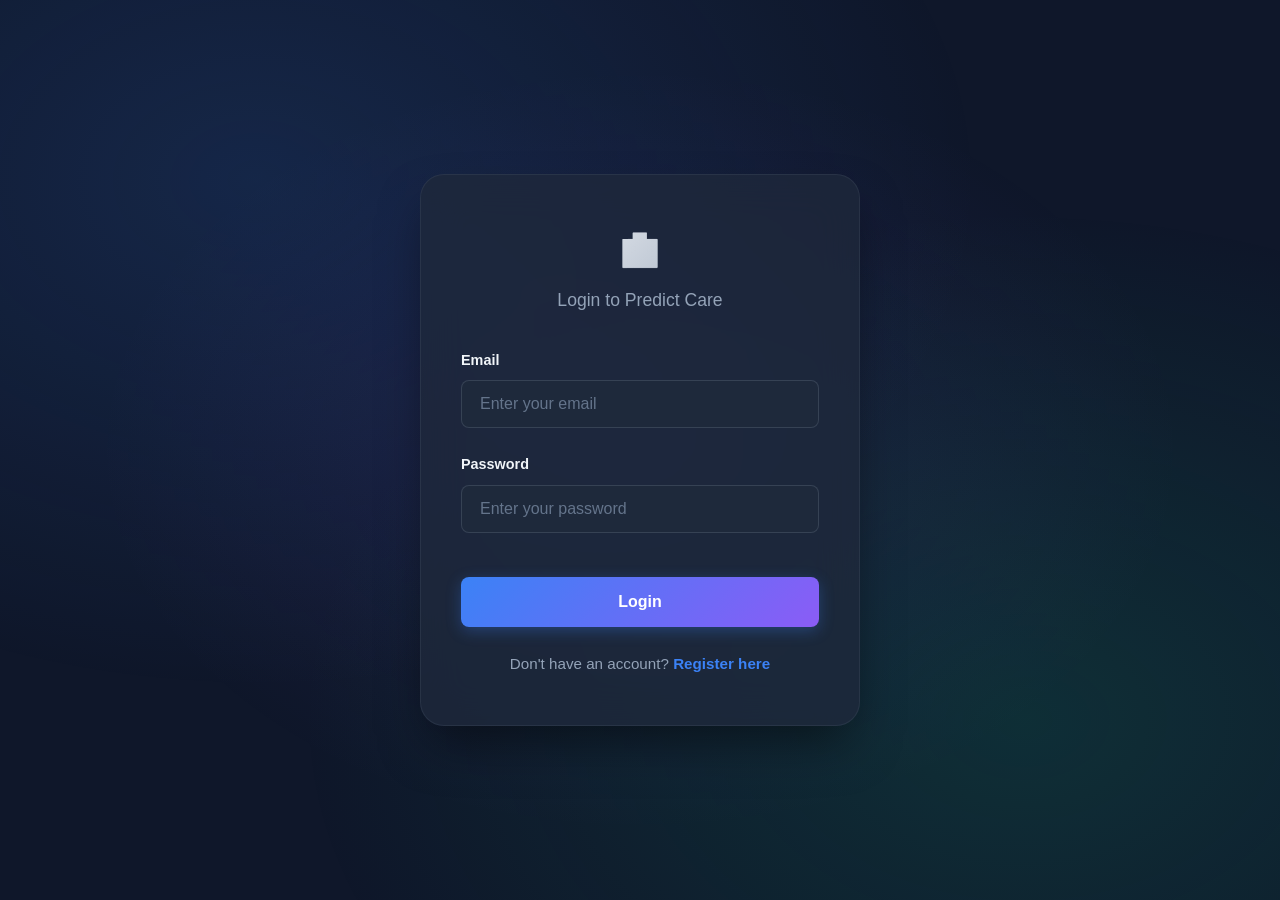
<file: frontend/login.html>
<!DOCTYPE html>
<html lang="en">
<head>
    <meta charset="UTF-8">
    <meta name="viewport" content="width=device-width, initial-scale=1.0">
    <title>Login - Predict Care</title>
    <link rel="stylesheet" href="style.css">
</head>
<body>
    <div class="auth-container">
        <div class="auth-card">
            <h1>🏥</h1>
            <h2>Login to Predict Care</h2>
            
            <form id="login-form" onsubmit="handleLogin(event)">
                <div class="form-group">
                    <label for="email">Email</label>
                    <input 
                        type="email" 
                        id="email" 
                        name="email" 
                        required 
                        placeholder="Enter your email"
                    >
                </div>
                
                <div class="form-group">
                    <label for="password">Password</label>
                    <input 
                        type="password" 
                        id="password" 
                        name="password" 
                        required 
                        placeholder="Enter your password"
                    >
                </div>
                
                <button type="submit" id="login-btn">Login</button>
                
                <div id="error-message" class="error-message hidden"></div>
            </form>
            
            <div class="auth-footer">
                <p>Don't have an account? <a href="register.html">Register here</a></p>
            </div>
        </div>
    </div>

    <script src="auth.js"></script>
    <script>
        // Redirect if already logged in
        if (isLoggedIn()) {
            window.location.href = 'index.html';
        }
        
        // Function to request location permission
        function requestLocationPermission() {
            return new Promise((resolve) => {
                if (!navigator.geolocation) {
                    console.log('Geolocation not supported');
                    resolve(null);
                    return;
                }
                
                navigator.geolocation.getCurrentPosition(
                    (position) => {
                        const location = {
                            latitude: position.coords.latitude,
                            longitude: position.coords.longitude,
                            accuracy: position.coords.accuracy,
                            timestamp: new Date().toISOString()
                        };
                        localStorage.setItem('predict_care_location', JSON.stringify(location));
                        console.log('Location obtained:', location);
                        resolve(location);
                    },
                    (error) => {
                        console.log('Location permission denied or error:', error.message);
                        resolve(null);
                    },
                    {
                        enableHighAccuracy: true,
                        timeout: 10000,
                        maximumAge: 0  // Force fresh location, don't use cached
                    }
                );
            });
        }
        
        async function handleLogin(event) {
            event.preventDefault();
            
            const email = document.getElementById('email').value;
            const password = document.getElementById('password').value;
            const errorEl = document.getElementById('error-message');
            const btn = document.getElementById('login-btn');
            
            // Hide previous errors
            errorEl.classList.add('hidden');
            btn.disabled = true;
            btn.textContent = 'Logging in...';
            
            try {
                const response = await fetch(`${API_URL}/login`, {
                    method: 'POST',
                    headers: {
                        'Content-Type': 'application/json',
                    },
                    body: JSON.stringify({ email, password }),
                });
                
                const data = await response.json();
                
                if (!response.ok) {
                    throw new Error(data.detail || 'Login failed');
                }
                
                // Save token and user data
                saveAuthData(data.access_token, data.user);
                
                // Request location permission before redirecting
                btn.textContent = 'Getting location...';
                await requestLocationPermission();
                
                // Redirect to main page
                window.location.href = 'index.html';
                
            } catch (error) {
                errorEl.textContent = error.message;
                errorEl.classList.remove('hidden');
            } finally {
                btn.disabled = false;
                btn.textContent = 'Login';
            }
        }
    </script>
</body>
</html>
</file>
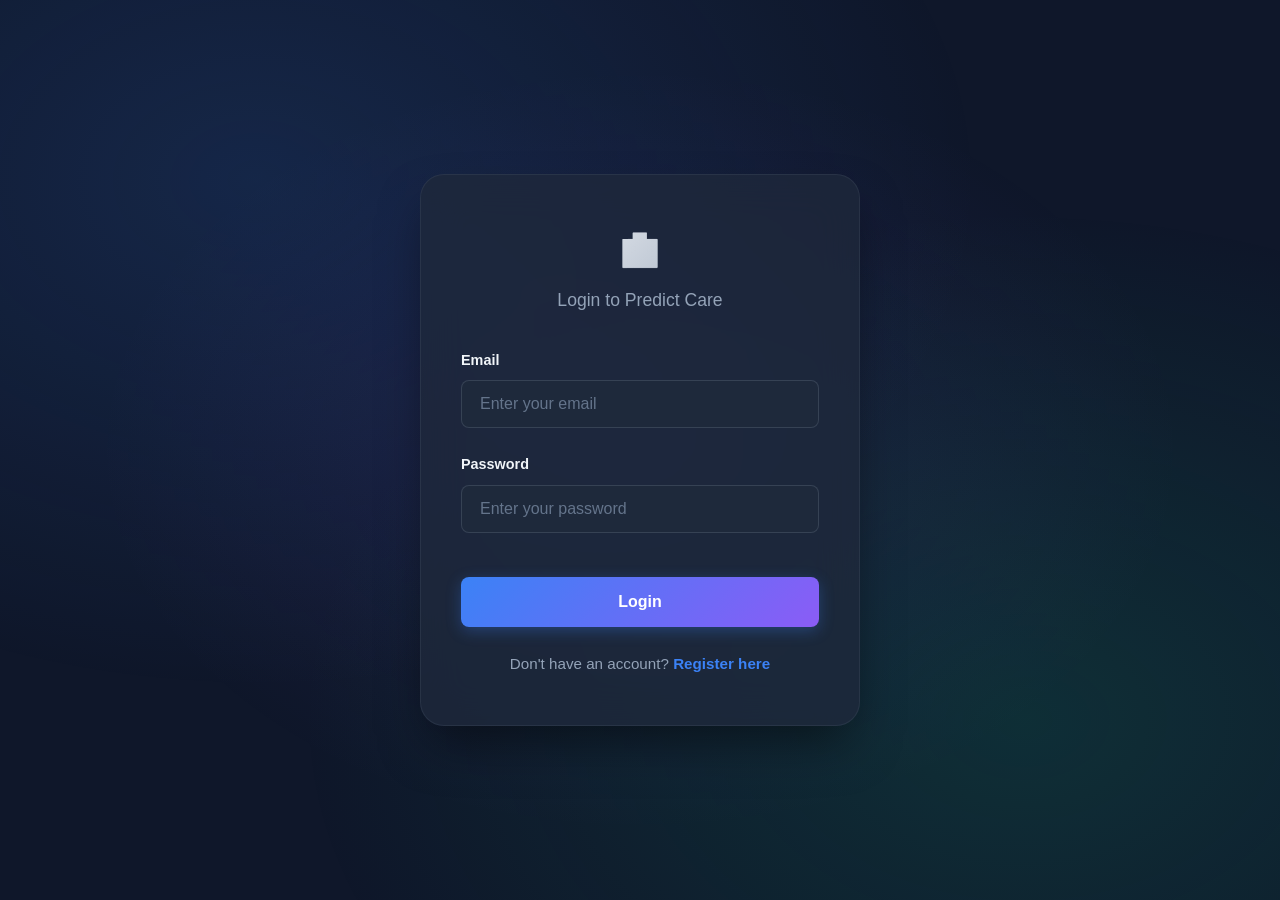
<file: frontend/predictions.html>
<!DOCTYPE html>
<html lang="en">

<head>
    <meta charset="UTF-8">
    <meta name="viewport" content="width=device-width, initial-scale=1.0">
    <title>My History - Predict Care</title>
    <link rel="stylesheet" href="style.css">
</head>

<body>
    <div class="container">
        <!-- Header Section -->
        <header>
            <h1>🏥 Predict Care</h1>
            <p class="subtitle">Your Personal Digital Health Assistant</p>
            <p class="user-greeting">Welcome, <span id="user-name">User</span>!</p>

            <!-- Navigation -->
            <nav class="nav-bar">
                <a href="index.html">New Prediction</a>
                <a href="predictions.html" class="active">My History</a>
                <a href="ehr.html">My EHR</a>
                <a href="doctors.html">Doctors</a>
                <a href="progress.html">Health Progress</a>
                <a href="#" id="notifications-btn" class="notification-link">
                    🔔 <span id="notification-badge" class="notification-badge hidden">0</span>
                </a>
                <a href="#" id="logout-btn">Logout</a>
            </nav>

            <!-- Notification Panel (Hidden by default) -->
            <div id="notification-panel" class="notification-panel hidden">
                <div class="notification-header">
                    <h3>🔔 Notifications</h3>
                    <button id="mark-all-read" class="btn-text">Mark all read</button>
                </div>
                <div id="notification-list" class="notification-list">
                    <!-- Populated by JS -->
                </div>
            </div>
        </header>

        <!-- Main Content -->
        <main>
            <!-- Loading Indicator -->
            <div id="loading" class="loading">
                <div class="spinner"></div>
                <p>Loading your health history...</p>
            </div>

            <!-- Predictions List -->
            <section id="predictions-section" class="predictions-section hidden">
                <h2>📋 Your Health Prediction History</h2>
                <p class="section-intro">
                    View your past predictions, advice, and recommended doctors.
                    This helps you track your health patterns over time.
                </p>
                <div id="predictions-list" class="predictions-list">
                    <!-- Predictions will be inserted here -->
                </div>
            </section>

            <!-- Empty State -->
            <section id="empty-state" class="predictions-section hidden">
                <div class="empty-state">
                    <p>📋</p>
                    <p>No predictions yet</p>
                    <p><a href="index.html">Make your first prediction</a></p>
                </div>
            </section>

            <!-- Error Section -->
            <section id="error" class="error-section hidden">
                <p id="error-text">An error occurred. Please try again.</p>
            </section>
        </main>

        <!-- Footer -->
        <footer>
            <p>Predict Care | Personal Digital Health Assistant</p>
            <p class="tech-stack">Built with: Python, FastAPI, scikit-learn, TF-IDF, RandomForest</p>
        </footer>
    </div>

    <script src="auth.js"></script>
    <script src="notifications.js"></script>
    <script>
        // Check authentication
        requireAuth();

        // Set user name
        const user = getUser();
        if (user) {
            document.getElementById('user-name').textContent = user.name;
        }

        // Logout handler
        document.getElementById('logout-btn').addEventListener('click', function (e) {
            e.preventDefault();
            logout();
        });

        // Load predictions on page load
        document.addEventListener('DOMContentLoaded', loadPredictions);

        async function loadPredictions() {
            const loadingEl = document.getElementById('loading');
            const predictionsSection = document.getElementById('predictions-section');
            const emptyState = document.getElementById('empty-state');
            const errorSection = document.getElementById('error');
            const errorText = document.getElementById('error-text');
            const predictionsList = document.getElementById('predictions-list');

            try {
                const response = await authenticatedFetch(`${API_URL}/predictions/me`);

                if (!response.ok) {
                    throw new Error('Failed to load predictions');
                }

                const predictions = await response.json();

                loadingEl.classList.add('hidden');

                if (predictions.length === 0) {
                    emptyState.classList.remove('hidden');
                    return;
                }

                // Render predictions with enhanced details
                predictionsList.innerHTML = predictions.map(p => `
                    <div class="prediction-card-full">
                        <div class="prediction-header">
                            <h3>${escapeHtml(p.predicted_disease)}</h3>
                            <span class="prediction-date">${formatDate(p.created_at)}</span>
                        </div>
                        <div class="prediction-body">
                            <div class="prediction-symptoms">
                                <strong>Symptoms:</strong> ${escapeHtml(p.symptoms_text)}
                            </div>
                            <div class="prediction-stats">
                                <div class="stat">
                                    <span class="stat-label">Risk:</span>
                                    <span class="stat-value risk-badge risk-${p.risk_level.toLowerCase()}">${p.risk_level}</span>
                                </div>
                                <div class="stat">
                                    <span class="stat-label">Confidence:</span>
                                    <span class="stat-value">${Math.round(p.confidence * 100)}%</span>
                                </div>
                                ${p.advice_level ? `
                                <div class="stat">
                                    <span class="stat-label">Urgency:</span>
                                    <span class="stat-value advice-badge advice-${p.advice_level}">${p.advice_level.toUpperCase()}</span>
                                </div>
                                ` : ''}
                            </div>
                            
                            ${p.precautions_text ? `
                            <div class="prediction-advice">
                                <button class="toggle-btn" onclick="toggleAdvice(this)">
                                    💡 Show Advice
                                </button>
                                <div class="advice-content hidden">
                                    <pre>${escapeHtml(p.precautions_text)}</pre>
                                </div>
                            </div>
                            ` : ''}
                            
                            ${p.recommended_doctors && p.recommended_doctors.length > 0 ? `
                            <div class="prediction-doctors">
                                <button class="toggle-btn" onclick="toggleDoctors(this)">
                                    👨‍⚕️ Show Recommended Doctors (${p.recommended_doctors.length})
                                </button>
                                <div class="doctors-content hidden">
                                    ${p.recommended_doctors.map(d => `
                                        <div class="mini-doctor-card">
                                            <strong>${escapeHtml(d.name)}</strong>
                                            <span class="specialization">${escapeHtml(d.specialization)}</span>
                                            <span class="contact">📞 ${escapeHtml(d.contact)}</span>
                                            ${d.experience ? `<span class="experience">⭐ ${escapeHtml(d.experience)}</span>` : ''}
                                        </div>
                                    `).join('')}
                                </div>
                            </div>
                            ` : ''}
                        </div>
                    </div>
                `).join('');

                predictionsSection.classList.remove('hidden');

            } catch (error) {
                console.error('Error loading predictions:', error);
                loadingEl.classList.add('hidden');
                errorText.textContent = error.message || 'Failed to load predictions';
                errorSection.classList.remove('hidden');
            }
        }

        function toggleAdvice(btn) {
            const content = btn.nextElementSibling;
            if (content.classList.contains('hidden')) {
                content.classList.remove('hidden');
                btn.textContent = '💡 Hide Advice';
            } else {
                content.classList.add('hidden');
                btn.textContent = '💡 Show Advice';
            }
        }

        function toggleDoctors(btn) {
            const content = btn.nextElementSibling;
            const count = btn.getAttribute('data-count') || '';
            if (content.classList.contains('hidden')) {
                content.classList.remove('hidden');
                btn.textContent = '👨‍⚕️ Hide Doctors';
            } else {
                content.classList.add('hidden');
                btn.innerHTML = btn.innerHTML.replace('Hide', 'Show');
            }
        }

        function formatDate(isoString) {
            const date = new Date(isoString);
            return date.toLocaleDateString('en-US', {
                year: 'numeric',
                month: 'short',
                day: 'numeric',
                hour: '2-digit',
                minute: '2-digit'
            });
        }

        function escapeHtml(text) {
            if (!text) return '';
            const div = document.createElement('div');
            div.textContent = text;
            return div.innerHTML;
        }
    </script>
</body>

</html>
</file>
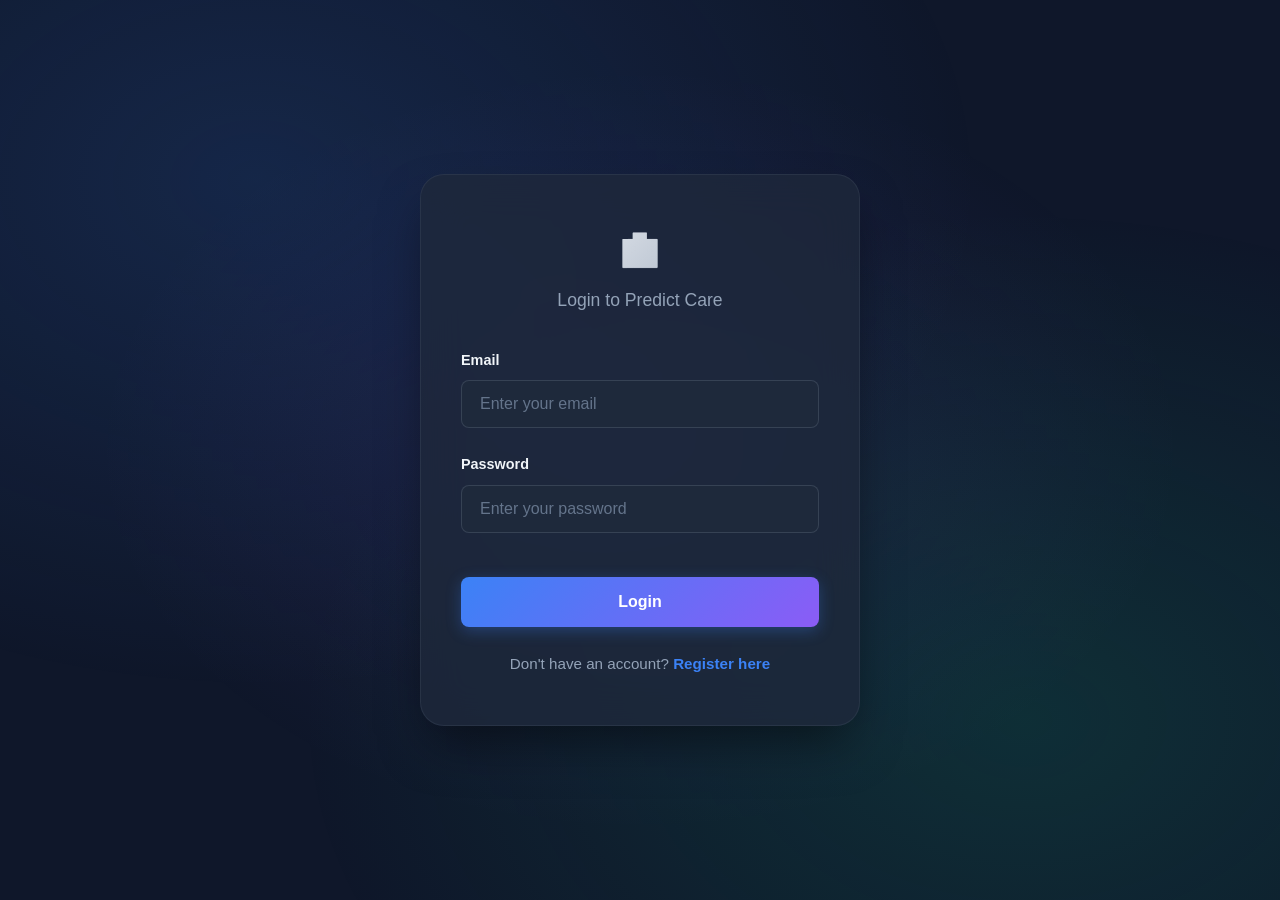
<file: frontend/progress.html>
<!DOCTYPE html>
<html lang="en">

<head>
    <meta charset="UTF-8">
    <meta name="viewport" content="width=device-width, initial-scale=1.0">
    <title>Health Progress - Predict Care</title>
    <link rel="stylesheet" href="style.css">
    <!-- Extra styles for progress bar -->
    <style>
        .progress-container {
            background: var(--card-bg);
            backdrop-filter: blur(20px);
            padding: 2rem;
            border-radius: var(--radius);
            box-shadow: var(--shadow-md);
            margin-bottom: 2rem;
            border: 1px solid var(--border-light);
            animation: fadeInUp 0.5s ease-out;
        }

        .prescription-header {
            border-bottom: 1px solid var(--border-light);
            padding-bottom: 1.5rem;
            margin-bottom: 1.5rem;
            display: flex;
            justify-content: space-between;
            align-items: center;
            flex-wrap: wrap;
            gap: 1rem;
        }

        .prescription-title {
            font-size: 1.5rem;
            color: var(--primary-color);
            margin-bottom: 0;
            font-weight: 700;
        }

        .doctor-badge {
            background: var(--primary-light);
            color: var(--primary-color);
            padding: 0.25rem 0.75rem;
            border-radius: var(--radius-full);
            font-size: 0.875rem;
            font-weight: 600;
            border: 1px solid rgba(59, 130, 246, 0.3);
        }

        .progress-section {
            margin: 2rem 0;
        }

        .progress-label {
            display: flex;
            justify-content: space-between;
            margin-bottom: 0.5rem;
            font-weight: 600;
            color: #475569;
        }

        .progress-track {
            background: #f1f5f9;
            height: 12px;
            border-radius: 99px;
            overflow: hidden;
        }

        .progress-bar-fill {
            background: linear-gradient(90deg, #3b82f6, #06b6d4);
            height: 100%;
            width: 0%;
            transition: width 0.5s ease;
        }

        .checklist-grid {
            display: grid;
            grid-template-columns: repeat(auto-fill, minmax(80px, 1fr));
            gap: 1rem;
            margin-top: 1.5rem;
        }

        .day-check {
            position: relative;
        }

        .day-check input {
            position: absolute;
            opacity: 0;
            cursor: pointer;
            height: 0;
            width: 0;
        }

        .check-label {
            display: flex;
            flex-direction: column;
            align-items: center;
            justify-content: center;
            background: var(--background-secondary);
            border: 2px solid var(--border-color);
            border-radius: 12px;
            padding: 0.75rem;
            cursor: pointer;
            transition: all var(--transition);
            color: var(--text-muted);
        }

        .check-label:hover {
            border-color: var(--primary-color);
            transform: translateY(-2px);
            background: var(--card-bg);
        }

        .day-check input:checked~.check-label {
            background: rgba(59, 130, 246, 0.1);
            border-color: var(--primary-color);
            color: var(--primary-color);
            box-shadow: 0 0 15px rgba(59, 130, 246, 0.2);
        }

        .day-check input:checked~.check-label .check-icon {
            transform: scale(1);
            opacity: 1;
        }

        .day-number {
            font-size: 0.875rem;
            font-weight: 600;
            margin-bottom: 0.25rem;
        }

        .check-icon {
            font-size: 1.25rem;
            opacity: 0.2;
            transform: scale(0.8);
            transition: all 0.2s cubic-bezier(0.34, 1.56, 0.64, 1);
        }

        .day-check input:checked~.check-label .check-icon {
            opacity: 1;
        }

        .notes-content {
            background: rgba(30, 41, 59, 0.6);
            border-left: 4px solid var(--info-color);
            padding: 1.25rem;
            border-radius: 0 var(--radius-sm) var(--radius-sm) 0;
            color: var(--text-primary);
            white-space: pre-wrap;
            line-height: 1.7;
            font-size: 0.95rem;
            margin-top: 0.5rem;
        }

        .empty-state {
            text-align: center;
            padding: 4rem 2rem;
            color: var(--text-secondary);
            background: var(--card-bg);
            border-radius: var(--radius);
            backdrop-filter: blur(20px);
            border: 1px solid var(--border-light);
        }

        .empty-icon {
            font-size: 3rem;
            margin-bottom: 1rem;
            display: block;
            opacity: 0.5;
            filter: grayscale(1);
        }
    </style>
</head>

<body>
    <div class="container">
        <!-- Header -->
        <!-- Header Section -->
        <header>
            <h1>🏥 Predict Care</h1>
            <p class="subtitle">Your Personal Digital Health Assistant</p>
            <p class="user-greeting">Welcome, <span id="user-name">User</span>!</p>

            <!-- Navigation -->
            <nav class="nav-bar">
                <a href="index.html">Symptoms</a>
                <a href="predictions.html">History</a>
                <a href="ehr.html">Health Records</a>
                <a href="doctors.html">Find Doctors</a>
                <a href="progress.html" class="active">Health Progress</a>
                <a href="#" id="notifications-btn" class="notification-link">
                    🔔 <span id="notification-badge" class="notification-badge hidden">0</span>
                </a>
                <a href="#" id="logout-btn">Logout</a>
            </nav>

            <!-- Notification Panel (Hidden by default) -->
            <div id="notification-panel" class="notification-panel hidden">
                <div class="notification-header">
                    <h3>🔔 Notifications</h3>
                    <button id="mark-all-read" class="btn-text">Mark all read</button>
                </div>
                <div id="notification-list" class="notification-list">
                    <!-- Populated by JS -->
                </div>
            </div>
        </header>

        <!-- Main Content -->
        <main>
            <h2 class="section-title">Prescription Follow-up Progress</h2>

            <div id="loading" class="hidden">
                <div class="spinner"></div>
                <p>Loading your progress...</p>
            </div>

            <div id="active-prescription" class="hidden">
                <div class="progress-container">
                    <div class="prescription-header">
                        <h3 class="prescription-title">Active Prescription</h3>
                        <span class="doctor-badge" id="doctor-name-display">Dr. Name</span>
                    </div>

                    <p class="section-subtitle">Doctor's Instructions:</p>
                    <div class="notes-content" id="prescription-notes">
                        Take generic meds...
                    </div>

                    <div class="progress-section">
                        <div class="progress-label">
                            <span>Adherence Score</span>
                            <span id="progress-percent">0%</span>
                        </div>
                        <div class="progress-track">
                            <div class="progress-bar-fill" id="progress-bar" style="width: 0%"></div>
                        </div>
                    </div>

                    <p class="section-subtitle">Daily Tracker:</p>
                    <div class="checklist-grid" id="days-grid">
                        <!-- Days generated by JS -->
                    </div>
                </div>
            </div>

            <div id="empty-state" class="empty-state hidden">
                <span class="empty-icon">✓</span>
                <h3>No Active Prescription</h3>
                <p>You don't have any active prescriptions to track right now.</p>
                <p>When a doctor assigns one, it will appear here.</p>
            </div>

            <!-- Error Section -->
            <section id="error" class="error-section hidden">
                <p id="error-text">An error occurred.</p>
            </section>
        </main>
    </div>

    <script src="auth.js"></script>
    <script src="notifications.js"></script>
    <script src="progress.js"></script>
</body>

</html>
</file>
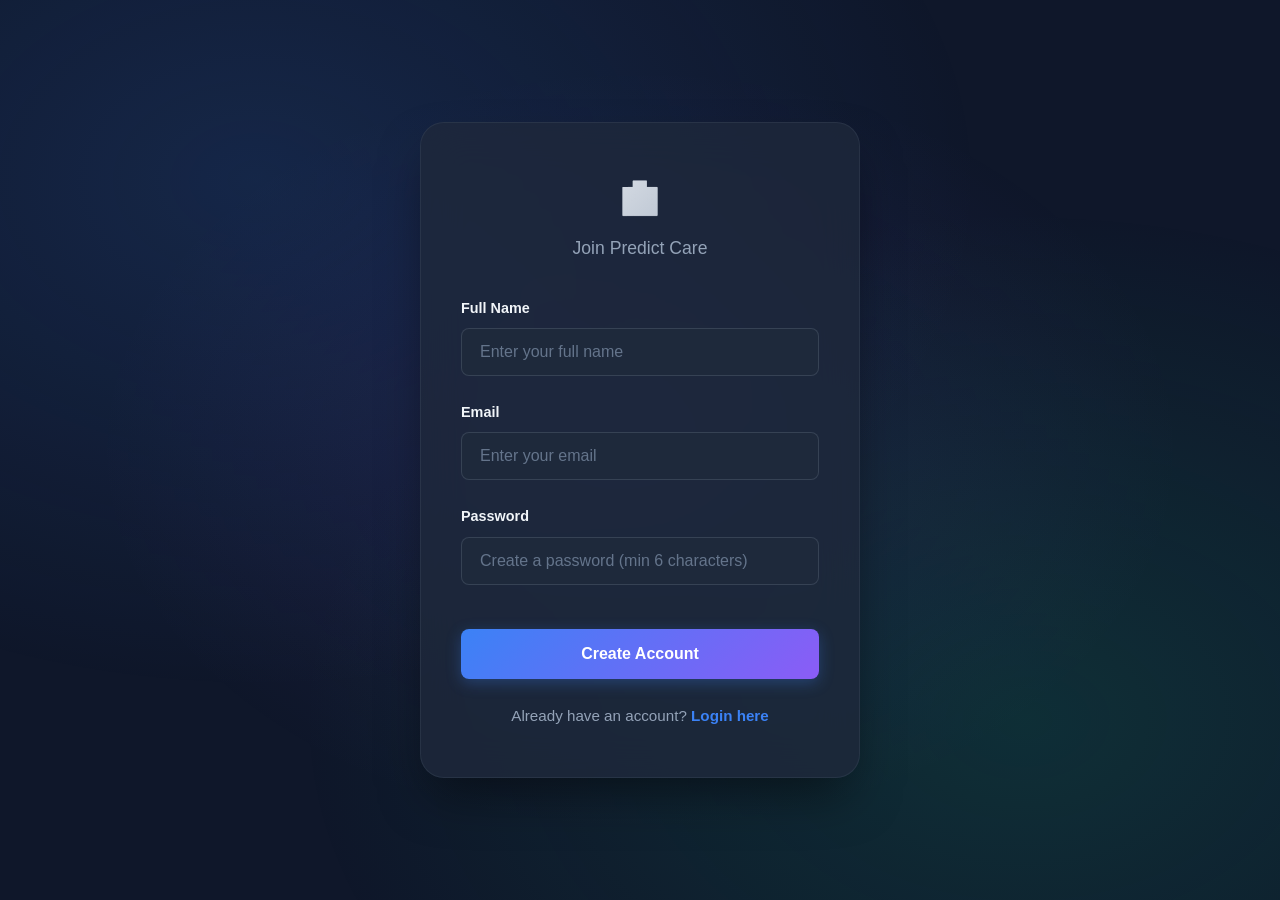
<file: frontend/register.html>
<!DOCTYPE html>
<html lang="en">
<head>
    <meta charset="UTF-8">
    <meta name="viewport" content="width=device-width, initial-scale=1.0">
    <title>Register - Predict Care</title>
    <link rel="stylesheet" href="style.css">
</head>
<body>
    <div class="auth-container">
        <div class="auth-card">
            <h1>🏥</h1>
            <h2>Join Predict Care</h2>
            
            <form id="register-form" onsubmit="handleRegister(event)">
                <div class="form-group">
                    <label for="name">Full Name</label>
                    <input 
                        type="text" 
                        id="name" 
                        name="name" 
                        required 
                        placeholder="Enter your full name"
                    >
                </div>
                
                <div class="form-group">
                    <label for="email">Email</label>
                    <input 
                        type="email" 
                        id="email" 
                        name="email" 
                        required 
                        placeholder="Enter your email"
                    >
                </div>
                
                <div class="form-group">
                    <label for="password">Password</label>
                    <input 
                        type="password" 
                        id="password" 
                        name="password" 
                        required 
                        minlength="6"
                        placeholder="Create a password (min 6 characters)"
                    >
                </div>
                
                <button type="submit" id="register-btn">Create Account</button>
                
                <div id="error-message" class="error-message hidden"></div>
            </form>
            
            <div class="auth-footer">
                <p>Already have an account? <a href="login.html">Login here</a></p>
            </div>
        </div>
    </div>

    <script src="auth.js"></script>
    <script>
        // Redirect if already logged in
        if (isLoggedIn()) {
            window.location.href = 'index.html';
        }
        
        async function handleRegister(event) {
            event.preventDefault();
            
            const name = document.getElementById('name').value;
            const email = document.getElementById('email').value;
            const password = document.getElementById('password').value;
            const errorEl = document.getElementById('error-message');
            const btn = document.getElementById('register-btn');
            
            // Hide previous errors
            errorEl.classList.add('hidden');
            btn.disabled = true;
            btn.textContent = 'Creating account...';
            
            try {
                const response = await fetch(`${API_URL}/register`, {
                    method: 'POST',
                    headers: {
                        'Content-Type': 'application/json',
                    },
                    body: JSON.stringify({ name, email, password }),
                });
                
                const data = await response.json();
                
                if (!response.ok) {
                    throw new Error(data.detail || 'Registration failed');
                }
                
                // Save token and user data
                saveAuthData(data.access_token, data.user);
                
                // Redirect to main page
                window.location.href = 'index.html';
                
            } catch (error) {
                errorEl.textContent = error.message;
                errorEl.classList.remove('hidden');
            } finally {
                btn.disabled = false;
                btn.textContent = 'Create Account';
            }
        }
    </script>
</body>
</html>
</file>
<file: frontend/style.css>
/*
 * Predict Care - Health Assistant
 * ================================
 * Modern Dark Theme UI/UX Design
 */

/* ==========================================
   CSS Variables - Dark Theme Color Palette
   ========================================== */
:root {
    /* Primary Colors - Blue/Purple Gradient */
    --primary-color: #3b82f6;
    --primary-hover: #2563eb;
    --primary-light: rgba(59, 130, 246, 0.15);
    --primary-gradient: linear-gradient(135deg, #3b82f6 0%, #8b5cf6 100%);
    
    /* Accent Colors */
    --success-color: #10b981;
    --success-light: rgba(16, 185, 129, 0.15);
    --success-gradient: linear-gradient(135deg, #10b981 0%, #06b6d4 100%);
    --warning-color: #f59e0b;
    --warning-light: rgba(245, 158, 11, 0.15);
    --danger-color: #ef4444;
    --danger-light: rgba(239, 68, 68, 0.15);
    --info-color: #06b6d4;
    --info-light: rgba(6, 182, 212, 0.15);
    
    /* Dark Theme Colors */
    --background: #0f172a;
    --background-secondary: #1e293b;
    --background-solid: #1e293b;
    --card-bg: rgba(30, 41, 59, 0.8);
    --card-bg-solid: #1e293b;
    --card-border: rgba(148, 163, 184, 0.1);
    --text-primary: #f1f5f9;
    --text-secondary: #94a3b8;
    --text-muted: #64748b;
    --border-color: rgba(148, 163, 184, 0.2);
    --border-light: rgba(148, 163, 184, 0.1);
    
    /* Shadows for Dark Theme */
    --shadow-sm: 0 1px 2px 0 rgba(0, 0, 0, 0.3);
    --shadow: 0 4px 6px -1px rgba(0, 0, 0, 0.4), 0 2px 4px -2px rgba(0, 0, 0, 0.3);
    --shadow-md: 0 10px 15px -3px rgba(0, 0, 0, 0.4), 0 4px 6px -4px rgba(0, 0, 0, 0.3);
    --shadow-lg: 0 20px 25px -5px rgba(0, 0, 0, 0.4), 0 8px 10px -6px rgba(0, 0, 0, 0.3);
    --shadow-xl: 0 25px 50px -12px rgba(0, 0, 0, 0.5);
    --shadow-glow: 0 0 40px rgba(59, 130, 246, 0.2);
    --shadow-glow-green: 0 0 40px rgba(16, 185, 129, 0.2);
    
    /* Border Radius */
    --radius-sm: 8px;
    --radius: 16px;
    --radius-lg: 24px;
    --radius-full: 9999px;
    
    /* Transitions */
    --transition-fast: 0.15s ease;
    --transition: 0.3s cubic-bezier(0.4, 0, 0.2, 1);
    --transition-slow: 0.5s ease;
}

/* ==========================================
   Reset & Base Styles
   ========================================== */
* {
    margin: 0;
    padding: 0;
    box-sizing: border-box;
}

html {
    scroll-behavior: smooth;
}

body {
    font-family: 'Inter', -apple-system, BlinkMacSystemFont, 'Segoe UI', Roboto, 
                 Oxygen, Ubuntu, Cantarell, sans-serif;
    background: var(--background);
    color: var(--text-primary);
    line-height: 1.7;
    min-height: 100vh;
    overflow-x: hidden;
}

/* Add Google Font */
@import url('https://fonts.googleapis.com/css2?family=Inter:wght@300;400;500;600;700;800&display=swap');

/* ==========================================
   Animated Background Pattern - Dark Theme
   ========================================== */
body::before {
    content: '';
    position: fixed;
    top: 0;
    left: 0;
    width: 100%;
    height: 100%;
    background: 
        radial-gradient(ellipse at 20% 20%, rgba(59, 130, 246, 0.15) 0%, transparent 50%),
        radial-gradient(ellipse at 80% 80%, rgba(16, 185, 129, 0.15) 0%, transparent 50%),
        radial-gradient(ellipse at 50% 50%, rgba(139, 92, 246, 0.1) 0%, transparent 60%);
    pointer-events: none;
    z-index: -1;
}

/* ==========================================
   Layout Container
   ========================================== */
.container {
    max-width: 900px;
    margin: 0 auto;
    padding: 24px;
    min-height: 100vh;
    display: flex;
    flex-direction: column;
}

/* ==========================================
   Header Styles - Dark Theme
   ========================================== */
header {
    text-align: center;
    padding: 40px 0 30px;
    position: relative;
}

header h1 {
    font-size: 2.5rem;
    font-weight: 800;
    background: linear-gradient(135deg, #fff 0%, #94a3b8 100%);
    -webkit-background-clip: text;
    -webkit-text-fill-color: transparent;
    background-clip: text;
    margin-bottom: 8px;
    letter-spacing: -0.5px;
    animation: fadeInUp 0.6s ease-out;
}

.subtitle {
    color: var(--text-secondary);
    font-size: 1.1rem;
    font-weight: 400;
    animation: fadeInUp 0.6s ease-out 0.1s backwards;
}

.user-greeting {
    color: var(--text-secondary);
    font-size: 0.95rem;
    margin-top: 12px;
    padding: 8px 20px;
    background: var(--card-bg);
    backdrop-filter: blur(20px);
    border-radius: var(--radius-full);
    display: inline-block;
    box-shadow: var(--shadow-sm);
    border: 1px solid var(--border-light);
    animation: fadeInUp 0.6s ease-out 0.2s backwards;
}

.user-greeting span {
    color: var(--primary-color);
    font-weight: 600;
}

/* ==========================================
   Navigation Bar - Dark Glassmorphism
   ========================================== */
.nav-bar {
    display: flex;
    gap: 8px;
    justify-content: center;
    margin-top: 20px;
    padding: 8px;
    background: rgba(30, 41, 59, 0.8);
    backdrop-filter: blur(20px);
    -webkit-backdrop-filter: blur(20px);
    border-radius: var(--radius-full);
    box-shadow: var(--shadow);
    border: 1px solid var(--border-light);
    animation: fadeInUp 0.6s ease-out 0.3s backwards;
    flex-wrap: wrap;
}

.nav-bar a {
    color: var(--text-secondary);
    text-decoration: none;
    padding: 10px 18px;
    border-radius: var(--radius-full);
    transition: all var(--transition);
    font-weight: 500;
    font-size: 0.9rem;
    position: relative;
}

.nav-bar a:hover {
    background: var(--primary-light);
    color: var(--primary-color);
    transform: translateY(-1px);
}

.nav-bar a.active {
    background: var(--primary-gradient);
    color: white;
    box-shadow: 0 4px 15px rgba(59, 130, 246, 0.4);
}

/* ==========================================
   Authentication Pages - Dark Theme
   ========================================== */
.auth-container {
    display: flex;
    align-items: center;
    justify-content: center;
    min-height: 100vh;
    padding: 20px;
}

.auth-card {
    background: var(--card-bg);
    backdrop-filter: blur(20px);
    padding: 48px 40px;
    border-radius: var(--radius-lg);
    box-shadow: var(--shadow-xl);
    max-width: 440px;
    width: 100%;
    animation: scaleIn 0.4s ease-out;
    border: 1px solid var(--border-light);
}

.auth-card h1 {
    text-align: center;
    font-size: 2rem;
    font-weight: 800;
    background: linear-gradient(135deg, #fff 0%, #94a3b8 100%);
    -webkit-background-clip: text;
    -webkit-text-fill-color: transparent;
    background-clip: text;
    margin-bottom: 8px;
}

.auth-card h2 {
    text-align: center;
    font-size: 1.1rem;
    margin-bottom: 32px;
    color: var(--text-secondary);
    font-weight: 400;
}

.form-group {
    margin-bottom: 24px;
}

.form-group label {
    display: block;
    margin-bottom: 8px;
    font-weight: 600;
    color: var(--text-primary);
    font-size: 0.9rem;
}

.form-group input,
.form-group select,
.form-group textarea {
    width: 100%;
    padding: 14px 18px;
    border: 1px solid var(--border-color);
    border-radius: var(--radius-sm);
    font-size: 1rem;
    font-family: inherit;
    transition: all var(--transition);
    background: var(--background-secondary);
    color: var(--text-primary);
}

.form-group input:focus,
.form-group select:focus,
.form-group textarea:focus {
    outline: none;
    border-color: var(--primary-color);
    box-shadow: 0 0 0 3px var(--primary-light);
    background: var(--background-secondary);
}

.form-group input::placeholder,
.form-group textarea::placeholder {
    color: var(--text-muted);
}

.error-message {
    background: var(--danger-light);
    color: #fca5a5;
    padding: 14px 18px;
    border-radius: var(--radius-sm);
    margin-top: 20px;
    text-align: center;
    font-weight: 500;
    border: 1px solid rgba(239, 68, 68, 0.3);
    animation: shake 0.4s ease-out;
}

.auth-footer {
    text-align: center;
    margin-top: 24px;
    color: var(--text-secondary);
    font-size: 0.95rem;
}

.auth-footer a {
    color: var(--primary-color);
    text-decoration: none;
    font-weight: 600;
    transition: color var(--transition-fast);
}

.auth-footer a:hover {
    color: var(--primary-hover);
    text-decoration: underline;
}

/* ==========================================
   Predictions History Page - Dark Theme
   ========================================== */
.predictions-section {
    background: var(--card-bg);
    backdrop-filter: blur(20px);
    padding: 32px;
    border-radius: var(--radius);
    box-shadow: var(--shadow-md);
    margin-bottom: 24px;
    animation: fadeInUp 0.5s ease-out;
    border: 1px solid var(--border-light);
}

.predictions-section h2 {
    font-size: 1.5rem;
    margin-bottom: 24px;
    color: var(--text-primary);
    text-align: center;
    font-weight: 700;
}

.predictions-list {
    display: flex;
    flex-direction: column;
    gap: 20px;
}

.prediction-card {
    border: 1px solid var(--border-color);
    border-radius: var(--radius);
    padding: 20px;
    transition: all var(--transition);
    background: var(--background-secondary);
}

.prediction-card:hover {
    box-shadow: var(--shadow-md);
    transform: translateY(-2px);
    border-color: var(--primary-light);
}

.prediction-header {
    display: flex;
    justify-content: space-between;
    align-items: center;
    margin-bottom: 16px;
    padding-bottom: 16px;
    border-bottom: 1px solid var(--border-light);
}

.prediction-header h3 {
    font-size: 1.15rem;
    color: var(--primary-color);
    margin: 0;
    font-weight: 600;
}

.prediction-date {
    font-size: 0.85rem;
    color: var(--text-muted);
    background: var(--border-light);
    padding: 4px 12px;
    border-radius: var(--radius-full);
}

.prediction-body {
    display: flex;
    flex-direction: column;
    gap: 14px;
}

.prediction-symptoms {
    color: var(--text-primary);
    font-size: 0.95rem;
    line-height: 1.6;
}

.prediction-stats {
    display: flex;
    gap: 24px;
    flex-wrap: wrap;
}

.stat {
    display: flex;
    align-items: center;
    gap: 8px;
}

.stat-label {
    font-weight: 500;
    color: var(--text-muted);
    font-size: 0.85rem;
}

.stat-value {
    font-weight: 700;
    color: var(--text-primary);
}

.empty-state {
    text-align: center;
    padding: 60px 30px;
    color: var(--text-secondary);
}

.empty-state p:first-child {
    font-size: 3rem;
    margin-bottom: 16px;
}

.empty-state a {
    color: var(--primary-color);
    text-decoration: none;
    font-weight: 600;
    transition: color var(--transition-fast);
}

.empty-state a:hover {
    text-decoration: underline;
}

/* ==========================================
   Main Content
   ========================================== */
main {
    flex: 1;
}

/* ==========================================
   Input Section - Hero Card (Dark Theme)
   ========================================== */
.input-section {
    background: var(--card-bg);
    backdrop-filter: blur(20px);
    padding: 36px;
    border-radius: var(--radius);
    box-shadow: var(--shadow-md);
    margin-bottom: 24px;
    animation: fadeInUp 0.5s ease-out 0.4s backwards;
    border: 1px solid var(--border-light);
    position: relative;
    overflow: hidden;
}

.input-section::before {
    content: '';
    position: absolute;
    top: 0;
    left: 0;
    right: 0;
    height: 3px;
    background: var(--primary-gradient);
}

.input-section h2 {
    font-size: 1.4rem;
    margin-bottom: 8px;
    color: var(--text-primary);
    font-weight: 700;
}

.instruction {
    color: var(--text-secondary);
    font-size: 0.95rem;
    margin-bottom: 20px;
    line-height: 1.6;
}

textarea {
    width: 100%;
    padding: 18px;
    border: 1px solid var(--border-color);
    border-radius: var(--radius-sm);
    font-size: 1rem;
    font-family: inherit;
    resize: vertical;
    transition: all var(--transition);
    background: var(--background-secondary);
    color: var(--text-primary);
    min-height: 120px;
}

textarea:focus {
    outline: none;
    border-color: var(--primary-color);
    box-shadow: 0 0 0 3px var(--primary-light);
    background: var(--background-secondary);
}

textarea::placeholder {
    color: var(--text-muted);
}

/* ==========================================
   Button Styles - Modern Dark Theme
   ========================================== */
button {
    width: 100%;
    padding: 16px 28px;
    margin-top: 20px;
    background: var(--primary-gradient);
    color: white;
    border: none;
    border-radius: var(--radius-sm);
    font-size: 1rem;
    font-weight: 600;
    cursor: pointer;
    transition: all var(--transition);
    position: relative;
    overflow: hidden;
    box-shadow: 0 4px 15px rgba(59, 130, 246, 0.3);
}

button::before {
    content: '';
    position: absolute;
    top: 0;
    left: -100%;
    width: 100%;
    height: 100%;
    background: linear-gradient(90deg, transparent, rgba(255,255,255,0.2), transparent);
    transition: left 0.5s;
}

button:hover {
    transform: translateY(-2px);
    box-shadow: 0 8px 25px rgba(59, 130, 246, 0.4);
}

button:hover::before {
    left: 100%;
}

button:active {
    transform: translateY(0);
}

button:disabled {
    background: var(--text-muted);
    cursor: not-allowed;
    box-shadow: none;
    transform: none;
}

/* ==========================================
   Loading Indicator - Pulse Animation
   ========================================== */
.loading {
    text-align: center;
    padding: 50px;
    animation: fadeIn 0.3s ease-out;
}

.spinner {
    width: 50px;
    height: 50px;
    border: 4px solid var(--primary-light);
    border-top-color: var(--primary-color);
    border-radius: 50%;
    margin: 0 auto 16px;
    animation: spin 0.8s linear infinite;
}

.loading p {
    color: var(--text-secondary);
    font-weight: 500;
}

@keyframes spin {
    to { transform: rotate(360deg); }
}

/* ==========================================
   Results Section - Dark Theme
   ========================================== */
.results-section {
    background: var(--card-bg);
    backdrop-filter: blur(20px);
    padding: 32px;
    border-radius: var(--radius);
    box-shadow: var(--shadow-md);
    margin-bottom: 24px;
    animation: slideUp 0.5s ease-out;
    border: 1px solid var(--border-light);
    position: relative;
}

.results-section::before {
    content: '';
    position: absolute;
    top: 0;
    left: 0;
    right: 0;
    height: 3px;
    background: var(--primary-gradient);
    border-radius: var(--radius) var(--radius) 0 0;
}

.results-section h2 {
    font-size: 1.4rem;
    margin-bottom: 24px;
    color: var(--text-primary);
    text-align: center;
    font-weight: 700;
}

.result-card {
    border: 1px solid var(--border-color);
    border-radius: var(--radius-sm);
    padding: 24px;
    background: var(--background-secondary);
}

.result-item {
    display: flex;
    justify-content: space-between;
    align-items: center;
    padding: 16px 0;
    border-bottom: 1px solid var(--border-light);
}

.result-item:last-of-type {
    border-bottom: none;
}

.label {
    font-weight: 600;
    color: var(--text-secondary);
    font-size: 0.95rem;
}

.value {
    font-weight: 700;
    color: var(--text-primary);
}

.disease-name {
    font-size: 1.2rem;
    color: var(--primary-color);
}

/* ==========================================
   Risk Level Badges - Dark Theme
   ========================================== */
.risk-badge {
    padding: 6px 16px;
    border-radius: var(--radius-full);
    font-size: 0.8rem;
    font-weight: 700;
    text-transform: uppercase;
    letter-spacing: 0.5px;
}

.risk-low {
    background: var(--success-light);
    color: #34d399;
    box-shadow: 0 2px 8px rgba(16, 185, 129, 0.2);
}

.risk-medium {
    background: var(--warning-light);
    color: #fbbf24;
    box-shadow: 0 2px 8px rgba(245, 158, 11, 0.2);
}

.risk-high {
    background: var(--danger-light);
    color: #f87171;
    box-shadow: 0 2px 8px rgba(239, 68, 68, 0.2);
}

/* ==========================================
   Confidence Bar - Animated
   ========================================== */
.confidence-container {
    display: flex;
    align-items: center;
    gap: 14px;
    flex: 1;
    max-width: 220px;
}

.confidence-bar {
    flex: 1;
    height: 12px;
    background: var(--background);
    border-radius: var(--radius-full);
    overflow: hidden;
    box-shadow: inset 0 2px 4px rgba(0,0,0,0.2);
}

.confidence-fill {
    height: 100%;
    background: var(--primary-gradient);
    border-radius: var(--radius-full);
    transition: width 0.8s cubic-bezier(0.4, 0, 0.2, 1);
    width: 0%;
    position: relative;
}

.confidence-fill::after {
    content: '';
    position: absolute;
    top: 0;
    left: 0;
    right: 0;
    bottom: 0;
    background: linear-gradient(90deg, transparent, rgba(255,255,255,0.3), transparent);
    animation: shimmer 2s infinite;
}

@keyframes shimmer {
    0% { transform: translateX(-100%); }
    100% { transform: translateX(100%); }
}

.confidence-text {
    font-weight: 700;
    min-width: 50px;
    text-align: right;
    color: var(--primary-color);
    font-size: 1.1rem;
}

/* ==========================================
   Message Box - Dark Theme
   ========================================== */
.message-box {
    margin-top: 20px;
    padding: 16px 20px;
    background: var(--warning-light);
    border-left: 4px solid var(--warning-color);
    border-radius: var(--radius-sm);
    animation: fadeIn 0.3s ease-out;
}

.message-box p {
    color: #fbbf24;
    font-size: 0.95rem;
    font-weight: 500;
}

/* ==========================================
   Disclaimer - Dark Theme
   ========================================== */
.disclaimer {
    margin-top: 24px;
    padding: 16px 20px;
    background: var(--background-secondary);
    border-radius: var(--radius-sm);
    font-size: 0.85rem;
    color: var(--text-secondary);
    text-align: center;
    line-height: 1.6;
    border: 1px solid var(--border-color);
}

.disclaimer strong {
    color: var(--warning-color);
}

/* ==========================================
   Error Section - Dark Theme
   ========================================== */
.error-section {
    background: var(--danger-light);
    padding: 20px 24px;
    border-radius: var(--radius);
    border-left: 4px solid var(--danger-color);
    margin-bottom: 24px;
    animation: shake 0.4s ease-out;
}

.error-section p {
    color: #f87171;
    font-weight: 500;
}

/* ==========================================
   Footer - Minimal
   ========================================== */
footer {
    text-align: center;
    padding: 32px 0;
    color: var(--text-muted);
    font-size: 0.85rem;
    animation: fadeIn 0.5s ease-out 0.6s backwards;
}

footer p {
    margin-bottom: 4px;
}

.tech-stack {
    font-size: 0.75rem;
    opacity: 0.8;
}

/* ==========================================
   Precautionary Advice Section - Dark Theme
   ========================================== */
.precautions-section {
    margin-top: 28px;
    padding: 24px;
    background: var(--info-light);
    border-radius: var(--radius);
    border: 1px solid rgba(6, 182, 212, 0.3);
    animation: slideUp 0.5s ease-out 0.1s backwards;
}

.precautions-section h3 {
    display: flex;
    align-items: center;
    gap: 10px;
    font-size: 1.2rem;
    color: var(--text-primary);
    margin-bottom: 20px;
    flex-wrap: wrap;
    font-weight: 700;
}

.precautions-icon {
    font-size: 1.4rem;
}

.advice-badge {
    font-size: 0.7rem;
    padding: 5px 12px;
    border-radius: var(--radius-full);
    font-weight: 700;
    margin-left: auto;
    text-transform: uppercase;
    letter-spacing: 0.5px;
}

.advice-low {
    background: var(--success-light);
    color: #34d399;
}

.advice-medium {
    background: var(--warning-light);
    color: #fbbf24;
}

.advice-high {
    background: var(--danger-light);
    color: #f87171;
}

.precautions-card {
    background: var(--background-secondary);
    border-radius: var(--radius-sm);
    padding: 20px;
    margin-bottom: 20px;
    box-shadow: var(--shadow);
    transition: transform var(--transition);
    border: 1px solid var(--border-light);
}

.precautions-card:hover {
    transform: translateY(-2px);
}

.precautions-card h4 {
    font-size: 1rem;
    color: var(--primary-color);
    margin-bottom: 14px;
    font-weight: 600;
}

.precautions-list {
    list-style: none;
    padding: 0;
}

.precautions-list li {
    padding: 12px 0;
    border-bottom: 1px solid var(--border-light);
    font-size: 0.95rem;
    line-height: 1.6;
    display: flex;
    align-items: flex-start;
    gap: 12px;
    color: var(--text-secondary);
}

.precautions-list li::before {
    content: "💊";
    font-size: 0.9rem;
    flex-shrink: 0;
}

.precautions-list li:last-child {
    border-bottom: none;
}

.dos-donts-container {
    display: grid;
    grid-template-columns: 1fr 1fr;
    gap: 20px;
    margin-bottom: 20px;
}

.dos-card, .donts-card, .consult-card {
    background: var(--background-secondary);
    border-radius: var(--radius-sm);
    padding: 20px;
    box-shadow: var(--shadow);
    transition: transform var(--transition);
    border: 1px solid var(--border-light);
}

.dos-card:hover, .donts-card:hover, .consult-card:hover {
    transform: translateY(-2px);
}

.dos-card {
    border-left: 4px solid var(--success-color);
}

.donts-card {
    border-left: 4px solid var(--danger-color);
}

.consult-card {
    border-left: 4px solid var(--info-color);
    margin-bottom: 20px;
}

.dos-card h4, .donts-card h4, .consult-card h4 {
    font-size: 0.95rem;
    margin-bottom: 12px;
    font-weight: 600;
}

.dos-card h4 {
    color: #065f46;
}

.donts-card h4 {
    color: #991b1b;
}

.consult-card h4 {
    color: #0e7490;
}

.advice-list {
    list-style: none;
    padding: 0;
    font-size: 0.9rem;
}

.advice-list li {
    padding: 8px 0;
    padding-left: 20px;
    position: relative;
    line-height: 1.5;
}

.advice-list li::before {
    content: "•";
    position: absolute;
    left: 6px;
    color: var(--text-muted);
    font-weight: bold;
}

.precautions-disclaimer {
    background: linear-gradient(135deg, #fef3c7 0%, #fde68a 100%);
    border: 1px solid #fcd34d;
    border-radius: var(--radius-sm);
    padding: 14px 18px;
    font-size: 0.85rem;
    color: #92400e;
    line-height: 1.6;
    font-weight: 500;
}

/* ==========================================
   Doctor Recommendations Section - Dark Theme
   ========================================== */
.doctors-section {
    margin-top: 28px;
    padding: 24px;
    background: var(--card-bg);
    backdrop-filter: blur(20px);
    border-radius: var(--radius);
    border: 1px solid var(--border-light);
    animation: slideUp 0.5s ease-out 0.2s backwards;
}

.doctors-section h3 {
    display: flex;
    align-items: center;
    gap: 10px;
    font-size: 1.2rem;
    color: var(--text-primary);
    margin-bottom: 12px;
    font-weight: 700;
}

.doctors-icon {
    font-size: 1.4rem;
}

.doctors-intro {
    color: var(--text-secondary);
    font-size: 0.95rem;
    margin-bottom: 20px;
    line-height: 1.6;
}

.doctors-list {
    display: flex;
    flex-direction: column;
    gap: 14px;
}

.doctor-card {
    background: var(--background-secondary);
    border-radius: var(--radius-sm);
    padding: 20px;
    box-shadow: var(--shadow);
    border-left: 4px solid var(--success-color);
    transition: all var(--transition);
    border: 1px solid var(--border-color);
}

.doctor-card:hover {
    transform: translateX(4px);
    box-shadow: var(--shadow-md);
    border-color: var(--success-color);
}

.doctor-header {
    display: flex;
    justify-content: space-between;
    align-items: center;
    margin-bottom: 14px;
    flex-wrap: wrap;
    gap: 10px;
}

.doctor-header h4 {
    margin: 0;
    color: #fff;
    font-size: 1.1rem;
    font-weight: 600;
}

.doctor-specialization {
    background: linear-gradient(135deg, #10b981 0%, #059669 100%);
    color: #fff;
    padding: 6px 14px;
    border-radius: var(--radius-full);
    font-size: 0.7rem;
    font-weight: 700;
    text-transform: uppercase;
    letter-spacing: 0.5px;
}

.doctor-details {
    display: flex;
    flex-direction: column;
    gap: 10px;
}

.doctor-info {
    display: flex;
    align-items: center;
    gap: 10px;
    font-size: 0.9rem;
    color: var(--text-primary);
    margin: 0;
}

.doctor-info a {
    color: #60a5fa;
    text-decoration: none;
    font-weight: 500;
    transition: color var(--transition-fast);
}

.doctor-info a:hover {
    color: #93c5fd;
    text-decoration: underline;
}

.info-icon {
    font-size: 0.95rem;
    width: 20px;
    text-align: center;
    opacity: 0.8;
}

/* ==========================================
   Doctors Directory Page - Dark Theme
   ========================================== */
.doctors-directory-section {
    background: var(--card-bg);
    backdrop-filter: blur(20px);
    padding: 32px;
    border-radius: var(--radius);
    box-shadow: var(--shadow-md);
    animation: fadeInUp 0.5s ease-out;
    border: 1px solid var(--border-light);
}

.doctors-directory-section h2 {
    text-align: center;
    margin-bottom: 8px;
    font-size: 1.5rem;
    font-weight: 700;
}

.section-intro {
    text-align: center;
    color: var(--text-secondary);
    font-size: 0.95rem;
    margin-bottom: 28px;
    line-height: 1.6;
}

.filter-bar {
    display: flex;
    align-items: center;
    gap: 14px;
    margin-bottom: 28px;
    flex-wrap: wrap;
    padding: 16px;
    background: var(--background-secondary);
    border-radius: var(--radius-sm);
    border: 1px solid var(--border-light);
}

.filter-bar label {
    font-weight: 600;
    color: var(--text-primary);
}

.filter-bar select {
    padding: 10px 16px;
    border: 1px solid var(--border-color);
    border-radius: var(--radius-sm);
    font-size: 0.95rem;
    background: var(--background-secondary);
    color: var(--text-primary);
    cursor: pointer;
    transition: all var(--transition);
    font-family: inherit;
}

.filter-bar select:focus {
    outline: none;
    border-color: var(--primary-color);
    box-shadow: 0 0 0 3px var(--primary-light);
}

.doctors-grid {
    display: grid;
    grid-template-columns: repeat(auto-fill, minmax(320px, 1fr));
    gap: 20px;
}

.doctor-card-full {
    background: var(--background-secondary);
    border: 1px solid var(--border-color);
    border-radius: var(--radius);
    padding: 24px;
    display: flex;
    gap: 18px;
    transition: all var(--transition);
}

.doctor-card-full:hover {
    box-shadow: var(--shadow-md);
    transform: translateY(-4px);
    border-color: var(--primary-color);
}

.doctor-avatar {
    font-size: 2.8rem;
    width: 70px;
    height: 70px;
    display: flex;
    align-items: center;
    justify-content: center;
    background: var(--primary-light);
    border-radius: 50%;
    flex-shrink: 0;
}

.doctor-info-full h3 {
    margin: 0 0 10px 0;
    color: var(--primary-color);
    font-size: 1.15rem;
    font-weight: 600;
}

.specialization-badge {
    display: inline-block;
    background: var(--primary-light);
    color: var(--primary-color);
    padding: 5px 14px;
    border-radius: var(--radius-full);
    font-size: 0.75rem;
    font-weight: 600;
    margin-bottom: 14px;
    text-transform: uppercase;
    letter-spacing: 0.3px;
}

.doctor-details-full {
    font-size: 0.9rem;
}

.doctor-details-full p {
    margin: 8px 0;
    display: flex;
    align-items: center;
    gap: 10px;
    color: var(--text-secondary);
}

.doctor-details-full .icon {
    font-size: 0.95rem;
    width: 20px;
    text-align: center;
}

.doctor-details-full a {
    color: var(--primary-color);
    text-decoration: none;
    font-weight: 500;
    transition: color var(--transition-fast);
}

.doctor-details-full a:hover {
    color: var(--primary-hover);
    text-decoration: underline;
}

/* ==========================================
   Notification System - Dark Theme
   ========================================== */
.notification-link {
    position: relative;
}

.notification-badge {
    position: absolute;
    top: -6px;
    right: -6px;
    background: linear-gradient(135deg, #ef4444 0%, #dc2626 100%);
    color: white;
    font-size: 0.65rem;
    padding: 3px 7px;
    border-radius: var(--radius-full);
    font-weight: 700;
    min-width: 18px;
    text-align: center;
    box-shadow: 0 2px 8px rgba(239, 68, 68, 0.4);
    animation: pulse 2s infinite;
}

@keyframes pulse {
    0%, 100% { transform: scale(1); }
    50% { transform: scale(1.1); }
}

.notification-panel {
    position: absolute;
    top: calc(100% + 10px);
    right: 20px;
    width: 380px;
    max-width: calc(100vw - 40px);
    max-height: 450px;
    background: var(--card-bg);
    backdrop-filter: blur(20px);
    border-radius: var(--radius);
    box-shadow: var(--shadow-xl);
    z-index: 1000;
    overflow: hidden;
    animation: slideDown 0.3s ease-out;
    border: 1px solid var(--border-color);
}

@keyframes slideDown {
    from {
        opacity: 0;
        transform: translateY(-10px);
    }
    to {
        opacity: 1;
        transform: translateY(0);
    }
}

.notification-header {
    display: flex;
    justify-content: space-between;
    align-items: center;
    padding: 18px 20px;
    border-bottom: 1px solid var(--border-color);
    background: var(--background-secondary);
}

.notification-header h3 {
    margin: 0;
    font-size: 1.05rem;
    font-weight: 600;
    color: var(--text-primary);
}

.btn-text {
    background: none;
    border: none;
    color: var(--primary-color);
    font-size: 0.85rem;
    cursor: pointer;
    padding: 6px 10px;
    margin: 0;
    width: auto;
    font-weight: 500;
    border-radius: var(--radius-sm);
    transition: background var(--transition-fast);
}

.btn-text:hover {
    background: var(--primary-light);
    text-decoration: none;
}

.notification-list {
    max-height: 380px;
    overflow-y: auto;
}

.notification-item {
    display: flex;
    gap: 14px;
    padding: 16px 20px;
    border-bottom: 1px solid var(--border-light);
    transition: background var(--transition-fast);
}

.notification-item:hover {
    background: var(--background-secondary);
}

.notification-item.unread {
    background: var(--primary-light);
}

.notification-item.unread:hover {
    background: rgba(59, 130, 246, 0.15);
}

.notification-icon {
    font-size: 1.4rem;
    flex-shrink: 0;
    width: 40px;
    height: 40px;
    display: flex;
    align-items: center;
    justify-content: center;
    background: var(--primary-light);
    border-radius: 50%;
}

.notification-content {
    flex: 1;
    min-width: 0;
}

.notification-title {
    font-weight: 600;
    font-size: 0.95rem;
    color: var(--text-primary);
    margin-bottom: 4px;
}

.notification-message {
    font-size: 0.85rem;
    color: var(--text-secondary);
    line-height: 1.5;
    margin-bottom: 6px;
}

.notification-time {
    font-size: 0.75rem;
    color: var(--text-muted);
}

.notification-actions {
    display: flex;
    flex-direction: column;
    gap: 4px;
}

.btn-icon {
    background: none;
    border: none;
    padding: 6px;
    cursor: pointer;
    font-size: 0.95rem;
    color: var(--text-muted);
    width: auto;
    margin: 0;
    border-radius: 50%;
    transition: all var(--transition-fast);
}

.btn-icon:hover {
    background: var(--border-color);
    color: var(--text-primary);
}

.notification-empty {
    padding: 50px 20px;
    text-align: center;
    color: var(--text-muted);
}

.notification-empty::before {
    content: "🔔";
    font-size: 2.5rem;
    display: block;
    margin-bottom: 12px;
    opacity: 0.5;
}

/* ==========================================
   Enhanced Predictions History - Dark Theme
   ========================================== */
.prediction-card-full {
    border: 1px solid var(--border-color);
    border-radius: var(--radius);
    padding: 24px;
    margin-bottom: 20px;
    background: var(--background-secondary);
    transition: all var(--transition);
}

.prediction-card-full:hover {
    box-shadow: var(--shadow-md);
    transform: translateY(-2px);
}

.prediction-advice,
.prediction-doctors {
    margin-top: 20px;
    padding-top: 20px;
    border-top: 1px solid var(--border-light);
}

.toggle-btn {
    background: var(--background-secondary);
    border: 1px solid var(--border-color);
    color: var(--text-primary);
    padding: 10px 20px;
    font-size: 0.9rem;
    border-radius: var(--radius-sm);
    cursor: pointer;
    width: auto;
    margin: 0;
    font-weight: 500;
    transition: all var(--transition);
}

.toggle-btn:hover {
    background: var(--primary-light);
    border-color: var(--primary-color);
    transform: translateY(-1px);
}

.advice-content,
.doctors-content {
    margin-top: 16px;
    padding: 18px;
    background: var(--background);
    border-radius: var(--radius-sm);
    border: 1px solid var(--border-light);
}

.advice-content pre {
    white-space: pre-wrap;
    font-family: inherit;
    font-size: 0.9rem;
    margin: 0;
    line-height: 1.7;
    color: var(--text-secondary);
}

.mini-doctor-card {
    display: flex;
    flex-wrap: wrap;
    gap: 14px;
    align-items: center;
    padding: 14px;
    background: var(--background-secondary);
    border-radius: var(--radius-sm);
    margin-bottom: 10px;
    border: 1px solid var(--border-color);
    transition: all var(--transition);
}

.mini-doctor-card:hover {
    border-color: var(--primary-color);
    box-shadow: var(--shadow-sm);
}

.mini-doctor-card:last-child {
    margin-bottom: 0;
}

.mini-doctor-card strong {
    color: var(--primary-color);
    font-weight: 600;
}

.mini-doctor-card .specialization {
    background: var(--primary-light);
    color: var(--primary-color);
    padding: 3px 10px;
    border-radius: var(--radius-full);
    font-size: 0.75rem;
    font-weight: 600;
}

.mini-doctor-card .contact {
    color: var(--text-secondary);
    font-size: 0.85rem;
}

.mini-doctor-card .experience {
    color: var(--success-color);
    font-size: 0.85rem;
    font-weight: 600;
}

/* ==========================================
   Utility Classes
   ========================================== */
.hidden {
    display: none !important;
}

/* ==========================================
   Animations
   ========================================== */
@keyframes fadeIn {
    from { opacity: 0; }
    to { opacity: 1; }
}

@keyframes fadeInUp {
    from {
        opacity: 0;
        transform: translateY(20px);
    }
    to {
        opacity: 1;
        transform: translateY(0);
    }
}

@keyframes slideUp {
    from {
        opacity: 0;
        transform: translateY(30px);
    }
    to {
        opacity: 1;
        transform: translateY(0);
    }
}

@keyframes scaleIn {
    from {
        opacity: 0;
        transform: scale(0.95);
    }
    to {
        opacity: 1;
        transform: scale(1);
    }
}

@keyframes shake {
    0%, 100% { transform: translateX(0); }
    25% { transform: translateX(-5px); }
    75% { transform: translateX(5px); }
}

/* ==========================================
   Responsive Design
   ========================================== */
@media (max-width: 768px) {
    .container {
        padding: 16px;
    }
    
    header h1 {
        font-size: 2rem;
    }
    
    .subtitle {
        font-size: 1rem;
    }
    
    .auth-card {
        padding: 32px 24px;
    }
    
    .input-section,
    .results-section,
    .predictions-section,
    .doctors-directory-section {
        padding: 24px;
    }
}

@media (max-width: 600px) {
    header h1 {
        font-size: 1.75rem;
    }
    
    .result-item {
        flex-direction: column;
        align-items: flex-start;
        gap: 10px;
    }
    
    .confidence-container {
        max-width: 100%;
        width: 100%;
    }
    
    .dos-donts-container {
        grid-template-columns: 1fr;
    }
    
    .advice-badge {
        margin-left: 0;
        margin-top: 10px;
    }
    
    .notification-panel {
        right: 10px;
        width: calc(100vw - 20px);
    }
    
    .doctors-grid {
        grid-template-columns: 1fr;
    }
    
    .doctor-card-full {
        flex-direction: column;
        text-align: center;
    }
    
    .doctor-avatar {
        margin: 0 auto;
    }
    
    .nav-bar {
        padding: 6px;
        gap: 4px;
    }
    
    .nav-bar a {
        padding: 8px 12px;
        font-size: 0.8rem;
    }
    
    .user-greeting {
        display: none;
    }
}

/* ==========================================
   EHR (Electronic Health Records) Styles - Dark Theme
   ========================================== */

/* EHR Header Section */
.ehr-header-section {
    background: var(--card-bg);
    backdrop-filter: blur(20px);
    padding: 32px;
    border-radius: var(--radius);
    box-shadow: var(--shadow-md);
    margin-bottom: 24px;
    animation: fadeInUp 0.5s ease-out;
    border: 1px solid var(--border-light);
    position: relative;
    overflow: hidden;
}

.ehr-header-section::before {
    content: '';
    position: absolute;
    top: 0;
    left: 0;
    right: 0;
    height: 4px;
    background: var(--primary-gradient);
}

.ehr-title-row {
    display: flex;
    justify-content: space-between;
    align-items: center;
    margin-bottom: 16px;
    flex-wrap: wrap;
    gap: 14px;
}

.ehr-title-row h2 {
    margin: 0;
    font-size: 1.5rem;
    font-weight: 700;
    color: var(--text-primary);
}

.ehr-disclaimer {
    background: rgba(251, 191, 36, 0.15);
    border: 1px solid rgba(251, 191, 36, 0.4);
    border-radius: var(--radius-sm);
    padding: 14px 18px;
    font-size: 0.85rem;
    color: #fbbf24;
    line-height: 1.6;
    margin-top: 20px;
    font-weight: 500;
}

/* EHR Statistics */
.ehr-stats-section {
    margin-bottom: 24px;
    animation: fadeInUp 0.5s ease-out 0.1s backwards;
}

.stats-grid {
    display: grid;
    grid-template-columns: repeat(auto-fit, minmax(150px, 1fr));
    gap: 16px;
}

.stat-card {
    background: var(--card-bg);
    backdrop-filter: blur(20px);
    padding: 20px;
    border-radius: var(--radius);
    box-shadow: var(--shadow);
    text-align: center;
    display: flex;
    flex-direction: column;
    gap: 6px;
    transition: all var(--transition);
    border: 1px solid var(--border-light);
}

.stat-card:hover {
    transform: translateY(-4px);
    box-shadow: var(--shadow-md);
    border-color: var(--primary-color);
}

.stat-icon {
    font-size: 1.8rem;
}

.stat-value {
    font-size: 1.6rem;
    font-weight: 800;
    background: var(--primary-gradient);
    -webkit-background-clip: text;
    -webkit-text-fill-color: transparent;
    background-clip: text;
}

.stat-label {
    font-size: 0.75rem;
    color: var(--text-muted);
    text-transform: uppercase;
    letter-spacing: 0.5px;
    font-weight: 600;
}

/* EHR Filter Section */
.ehr-filter-section {
    margin-bottom: 24px;
    animation: fadeInUp 0.5s ease-out 0.2s backwards;
}

.ehr-filter-section .filter-bar {
    background: var(--card-bg);
    backdrop-filter: blur(20px);
    padding: 16px 20px;
    border-radius: var(--radius);
    box-shadow: var(--shadow);
    border: 1px solid var(--border-light);
}

.checkbox-label {
    display: flex;
    align-items: center;
    gap: 8px;
    font-size: 0.95rem;
    color: var(--text-primary);
    cursor: pointer;
    font-weight: 500;
}

.checkbox-label input[type="checkbox"] {
    width: 18px;
    height: 18px;
    cursor: pointer;
    accent-color: var(--primary-color);
}

/* EHR Records List */
.ehr-records-section {
    margin-bottom: 24px;
    animation: fadeInUp 0.5s ease-out 0.3s backwards;
}

.ehr-list {
    display: flex;
    flex-direction: column;
    gap: 14px;
}

.ehr-record-card {
    background: var(--card-bg);
    backdrop-filter: blur(20px);
    border-radius: var(--radius);
    box-shadow: var(--shadow);
    padding: 20px;
    display: flex;
    gap: 18px;
    align-items: flex-start;
    transition: all var(--transition);
    border: 1px solid var(--border-light);
}

.ehr-record-card:hover {
    box-shadow: var(--shadow-md);
    transform: translateY(-2px);
    border-color: var(--primary-color);
}

.ehr-record-card.archived {
    opacity: 0.6;
    background: var(--background-secondary);
}

.ehr-record-icon {
    font-size: 2.2rem;
    flex-shrink: 0;
    width: 56px;
    height: 56px;
    display: flex;
    align-items: center;
    justify-content: center;
    background: var(--primary-light);
    border-radius: var(--radius-sm);
}

.ehr-record-info {
    flex: 1;
    min-width: 0;
}

.ehr-record-title {
    margin: 0 0 10px 0;
    font-size: 1.05rem;
    color: var(--text-primary);
    word-break: break-word;
    font-weight: 600;
}

.ehr-record-meta {
    display: flex;
    flex-wrap: wrap;
    gap: 8px;
    margin-bottom: 10px;
}

.ehr-category-badge {
    background: var(--primary-light);
    color: var(--primary-color);
    padding: 3px 12px;
    border-radius: var(--radius-full);
    font-size: 0.7rem;
    font-weight: 600;
    text-transform: uppercase;
    letter-spacing: 0.3px;
}

.ehr-file-badge {
    background: var(--success-light);
    color: var(--success-color);
    padding: 3px 12px;
    border-radius: var(--radius-full);
    font-size: 0.7rem;
    font-weight: 600;
    text-transform: uppercase;
    letter-spacing: 0.3px;
}

.ehr-archived-badge {
    background: rgba(100, 116, 139, 0.2);
    color: var(--text-muted);
    padding: 3px 12px;
    border-radius: var(--radius-full);
    font-size: 0.7rem;
    font-weight: 600;
    text-transform: uppercase;
    letter-spacing: 0.3px;
}

/* Doctor-uploaded records */
.ehr-record-card.doctor-uploaded {
    border-left: 4px solid var(--success-color);
    background: var(--success-light);
}

.ehr-doctor-badge {
    background: linear-gradient(135deg, #10b981 0%, #059669 100%);
    color: white;
    padding: 3px 12px;
    border-radius: var(--radius-full);
    font-size: 0.7rem;
    font-weight: 600;
    text-transform: uppercase;
    letter-spacing: 0.3px;
}

.ehr-doctor-info {
    display: flex;
    align-items: center;
    gap: 6px;
    font-size: 0.85rem;
    color: var(--success-color);
    margin: 8px 0;
    padding: 6px 12px;
    background: rgba(16, 185, 129, 0.15);
    border-radius: var(--radius-sm);
    width: fit-content;
}

.ehr-doctor-info .doctor-icon {
    font-size: 1rem;
}

.ehr-record-date {
    font-size: 0.8rem;
    color: var(--text-muted);
}

.ehr-record-desc {
    font-size: 0.9rem;
    color: var(--text-secondary);
    margin: 10px 0 0 0;
    line-height: 1.5;
}

.ehr-record-actions {
    display: flex;
    gap: 6px;
}

/* EHR Empty State */
.ehr-empty-section {
    margin-bottom: 24px;
}

.ehr-empty-section .empty-state {
    background: var(--card-bg);
    backdrop-filter: blur(20px);
    padding: 70px 30px;
    border-radius: var(--radius);
    box-shadow: var(--shadow);
    border: 1px solid var(--border-light);
}

.empty-icon {
    font-size: 4.5rem;
    margin-bottom: 16px;
    display: block;
}

.empty-title {
    font-size: 1.3rem;
    font-weight: 700;
    color: var(--text-primary);
    margin-bottom: 10px;
}

.empty-text {
    color: var(--text-secondary);
    margin-bottom: 24px;
    line-height: 1.6;
}

.empty-actions {
    display: flex;
    gap: 14px;
    justify-content: center;
    flex-wrap: wrap;
}

/* ==========================================
   Modal Styles - Dark Theme
   ========================================== */
.modal {
    position: fixed;
    top: 0;
    left: 0;
    width: 100%;
    height: 100%;
    background: rgba(15, 23, 42, 0.8);
    backdrop-filter: blur(8px);
    display: flex;
    align-items: center;
    justify-content: center;
    z-index: 2000;
    padding: 20px;
    animation: fadeIn 0.2s ease-out;
}

.modal-content {
    background: var(--card-bg);
    backdrop-filter: blur(20px);
    border-radius: var(--radius);
    box-shadow: var(--shadow-xl);
    max-width: 520px;
    width: 100%;
    max-height: 90vh;
    overflow: hidden;
    display: flex;
    flex-direction: column;
    animation: scaleIn 0.3s ease-out;
    border: 1px solid var(--border-color);
}

.modal-content.modal-large {
    max-width: 720px;
}

.modal-header {
    display: flex;
    justify-content: space-between;
    align-items: center;
    padding: 20px 24px;
    border-bottom: 1px solid var(--border-color);
    background: var(--background-secondary);
}

.modal-header h3 {
    margin: 0;
    font-size: 1.15rem;
    font-weight: 600;
    color: var(--text-primary);
}

.btn-close {
    background: none;
    border: none;
    font-size: 1.5rem;
    cursor: pointer;
    color: var(--text-muted);
    padding: 0;
    width: 36px;
    height: 36px;
    margin: 0;
    display: flex;
    align-items: center;
    justify-content: center;
    border-radius: 50%;
    transition: all var(--transition-fast);
}

.btn-close:hover {
    background: var(--border-color);
    color: var(--text-primary);
}

.modal-body {
    padding: 24px;
    overflow-y: auto;
    flex: 1;
}

.modal-footer {
    display: flex;
    justify-content: flex-end;
    gap: 14px;
    padding: 20px 24px;
    border-top: 1px solid var(--border-color);
    background: var(--background-secondary);
}

/* Tab Bar - Dark Theme */
.tab-bar {
    display: flex;
    gap: 8px;
    margin-bottom: 24px;
    border-bottom: 2px solid var(--border-color);
    padding-bottom: 0;
}

.tab-btn {
    background: none;
    border: none;
    padding: 12px 20px;
    font-size: 0.95rem;
    cursor: pointer;
    color: var(--text-secondary);
    margin: 0;
    width: auto;
    font-weight: 500;
    position: relative;
    transition: color var(--transition);
}

.tab-btn::after {
    content: '';
    position: absolute;
    bottom: -2px;
    left: 0;
    right: 0;
    height: 2px;
    background: transparent;
    transition: background var(--transition);
}

.tab-btn:hover {
    color: var(--primary-color);
    background: transparent;
}

.tab-btn.active {
    color: var(--primary-color);
    font-weight: 600;
    background: transparent;
}

.tab-btn.active::after {
    background: var(--primary-color);
}

.tab-content {
    display: none;
}

.tab-content.active,
.tab-content:not(.hidden) {
    display: block;
    animation: fadeIn 0.3s ease-out;
}

.tab-content.hidden {
    display: none !important;
}

/* File Upload Area - Dark Theme */
.file-upload-area {
    border: 2px dashed var(--border-color);
    border-radius: var(--radius-sm);
    padding: 40px 24px;
    text-align: center;
    cursor: pointer;
    transition: all var(--transition);
    background: var(--background-secondary);
}

.file-upload-area:hover,
.file-upload-area.drag-over {
    border-color: var(--primary-color);
    background: var(--primary-light);
}

.file-upload-prompt {
    color: var(--text-secondary);
}

.upload-icon {
    font-size: 2.5rem;
    display: block;
    margin-bottom: 12px;
}

.file-types {
    font-size: 0.8rem;
    color: var(--text-muted);
    margin-top: 8px;
}

.file-selected {
    display: flex;
    align-items: center;
    justify-content: center;
    gap: 14px;
}

.file-name {
    font-weight: 600;
    color: var(--primary-color);
}

.btn-remove {
    background: var(--danger-color);
    color: white;
    border: none;
    width: 28px;
    height: 28px;
    border-radius: 50%;
    cursor: pointer;
    font-size: 1.1rem;
    padding: 0;
    margin: 0;
    display: flex;
    align-items: center;
    justify-content: center;
    transition: all var(--transition-fast);
}

.btn-remove:hover {
    background: #dc2626;
    transform: scale(1.1);
}

/* Buttons - Variants - Dark Theme */
.btn-primary {
    background: var(--primary-gradient);
    color: white;
    border: none;
    padding: 12px 24px;
    border-radius: var(--radius-sm);
    font-weight: 600;
    cursor: pointer;
    font-size: 0.95rem;
    width: auto;
    margin: 0;
    transition: all var(--transition);
    box-shadow: 0 4px 15px rgba(59, 130, 246, 0.3);
}

.btn-primary:hover {
    transform: translateY(-2px);
    box-shadow: 0 6px 20px rgba(59, 130, 246, 0.4);
}

.btn-secondary {
    background: var(--background-secondary);
    color: var(--text-primary);
    border: 1px solid var(--border-color);
    padding: 12px 24px;
    border-radius: var(--radius-sm);
    font-weight: 600;
    cursor: pointer;
    font-size: 0.95rem;
    text-decoration: none;
    display: inline-block;
    width: auto;
    margin: 0;
    transition: all var(--transition);
}

.btn-secondary:hover {
    background: var(--primary-light);
    border-color: var(--primary-color);
    transform: translateY(-1px);
}

.btn-danger {
    background: linear-gradient(135deg, #ef4444 0%, #dc2626 100%);
    color: white;
    border: none;
    padding: 12px 24px;
    border-radius: var(--radius-sm);
    font-weight: 600;
    cursor: pointer;
    font-size: 0.95rem;
    width: auto;
    margin: 0;
    transition: all var(--transition);
    box-shadow: 0 4px 15px rgba(239, 68, 68, 0.3);
}

.btn-danger:hover {
    transform: translateY(-2px);
    box-shadow: 0 6px 20px rgba(239, 68, 68, 0.4);
}

.btn-full {
    width: 100%;
    margin-top: 20px;
}

/* View Record Modal Styles - Dark Theme */
.view-record-details {
    margin-bottom: 24px;
}

.detail-row {
    display: flex;
    padding: 12px 0;
    border-bottom: 1px solid var(--border-light);
}

.detail-row:last-child {
    border-bottom: none;
}

.detail-label {
    font-weight: 600;
    color: var(--text-muted);
    width: 130px;
    flex-shrink: 0;
    font-size: 0.9rem;
}

.detail-value {
    color: var(--text-primary);
    flex: 1;
    font-size: 0.95rem;
}

.view-record-content {
    margin-top: 24px;
}

.view-record-content h4,
.view-record-preview h4 {
    margin: 0 0 14px 0;
    font-size: 1rem;
    color: var(--text-primary);
    font-weight: 600;
}

.record-text-content {
    background: var(--background-secondary);
    border: 1px solid var(--border-color);
    border-radius: var(--radius-sm);
    padding: 18px;
    font-family: inherit;
    font-size: 0.9rem;
    white-space: pre-wrap;
    max-height: 320px;
    overflow-y: auto;
    line-height: 1.7;
    color: var(--text-secondary);
}

.view-record-preview {
    margin-top: 24px;
}

.file-preview-image {
    max-width: 100%;
    max-height: 420px;
    border-radius: var(--radius-sm);
    border: 1px solid var(--border-color);
    box-shadow: var(--shadow);
}

.preview-error {
    color: var(--text-muted);
    font-style: italic;
}

.loading-preview {
    color: var(--text-muted);
    font-style: italic;
    padding: 20px;
    text-align: center;
}

.file-preview-image {
    max-width: 100%;
    max-height: 400px;
    border-radius: var(--radius-sm);
    box-shadow: var(--shadow);
}

.pdf-preview-frame {
    width: 100%;
    height: 500px;
    border: 1px solid var(--border-color);
    border-radius: var(--radius-sm);
}

/* ==========================================
   EHR Responsive Design
   ========================================== */
@media (max-width: 600px) {
    .ehr-title-row {
        flex-direction: column;
        align-items: flex-start;
    }
    
    .ehr-title-row .btn-primary {
        width: 100%;
    }
    
    .stats-grid {
        grid-template-columns: repeat(2, 1fr);
    }
    
    .ehr-record-card {
        flex-direction: column;
        align-items: stretch;
    }
    
    .ehr-record-icon {
        align-self: flex-start;
    }
    
    .ehr-record-actions {
        justify-content: flex-end;
        margin-top: 12px;
    }
    
    .modal-content {
        max-height: 95vh;
    }
    
    .modal {
        padding: 10px;
    }
    
    .detail-row {
        flex-direction: column;
        gap: 6px;
    }
    
    .detail-label {
        width: auto;
    }
}

/* ==========================================
   Scrollbar Styling
   ========================================== */
::-webkit-scrollbar {
    width: 8px;
    height: 8px;
}

::-webkit-scrollbar-track {
    background: var(--border-light);
    border-radius: 4px;
}

::-webkit-scrollbar-thumb {
    background: var(--text-muted);
    border-radius: 4px;
}

::-webkit-scrollbar-thumb:hover {
    background: var(--text-secondary);
}

/* ==========================================
   Selection Styling
   ========================================== */
::selection {
    background: var(--primary-light);
    color: var(--primary-color);
}

/* ==========================================
   Focus Visible for Accessibility
   ========================================== */
:focus-visible {
    outline: 2px solid var(--primary-color);
    outline-offset: 2px;
}

button:focus-visible,
a:focus-visible,
input:focus-visible,
textarea:focus-visible,
select:focus-visible {
    outline: 2px solid var(--primary-color);
    outline-offset: 2px;
}


/* ==========================================
   Doctor Portal Styles - Dark Theme
   ========================================== */

/* Doctor Container */
.doctor-container {
    max-width: 900px;
}

/* Doctor Header */
.doctor-header {
    background: linear-gradient(135deg, #10b981 0%, #059669 100%);
}

.doctor-header h1 {
    color: white;
}

.doctor-header .subtitle,
.doctor-header .user-greeting {
    color: rgba(255, 255, 255, 0.9);
}

.doctor-info {
    color: rgba(255, 255, 255, 0.8);
    font-size: 0.9rem;
    margin-bottom: 15px;
}

/* Doctor Navigation */
.doctor-nav {
    background: rgba(255, 255, 255, 0.2);
}

.doctor-nav a {
    color: rgba(255, 255, 255, 0.9);
}

.doctor-nav a:hover,
.doctor-nav a.active {
    background: rgba(255, 255, 255, 0.3);
    color: white;
}

/* Instructions Section - Dark Theme */
.instructions-section {
    margin-bottom: 30px;
}

.instruction-card {
    background: var(--success-light);
    border-radius: var(--radius);
    padding: 24px;
    border-left: 4px solid var(--success-color);
    border: 1px solid rgba(16, 185, 129, 0.3);
}

.instruction-card h3 {
    color: var(--success-color);
    margin-bottom: 16px;
}

.instruction-list {
    margin-left: 20px;
    margin-bottom: 16px;
}

.instruction-list li {
    margin-bottom: 10px;
    color: var(--text-secondary);
    line-height: 1.6;
}

.instruction-note {
    background: var(--background-secondary);
    padding: 12px 16px;
    border-radius: var(--radius-sm);
    font-size: 0.9rem;
    color: var(--text-secondary);
    border: 1px solid var(--border-light);
}

/* Patient Lookup Section - Dark Theme */
.patient-lookup-section {
    background: var(--card-bg);
    backdrop-filter: blur(20px);
    border-radius: var(--radius);
    padding: 30px;
    margin-bottom: 30px;
    box-shadow: var(--shadow);
    border: 1px solid var(--border-light);
}

.patient-lookup-section h2 {
    margin-bottom: 20px;
    color: var(--text-primary);
}

.lookup-form {
    display: flex;
    gap: 16px;
    align-items: flex-end;
    flex-wrap: wrap;
}

.lookup-form .form-group {
    flex: 1;
    min-width: 250px;
    margin-bottom: 0;
}

.lookup-result {
    margin-top: 20px;
}

.lookup-success .patient-info-card {
    display: flex;
    align-items: center;
    gap: 16px;
    background: var(--success-light);
    padding: 16px 24px;
    border-radius: var(--radius);
    border: 2px solid var(--success-color);
}

.patient-info-card .patient-icon {
    font-size: 2.5rem;
    background: var(--background-secondary);
    padding: 10px;
    border-radius: var(--radius-sm);
}

.patient-details h4 {
    color: var(--success-color);
    font-size: 1.1rem;
    margin-bottom: 4px;
}

.patient-details p {
    color: var(--text-secondary);
    font-size: 0.9rem;
}

.verified-badge {
    background: var(--success-color);
    color: white;
    padding: 6px 14px;
    border-radius: var(--radius-full);
    font-size: 0.85rem;
    font-weight: 600;
    margin-left: auto;
}

.lookup-error {
    background: rgba(239, 68, 68, 0.15);
    padding: 16px 24px;
    border-radius: var(--radius);
    border: 2px solid var(--danger-color);
    color: #fca5a5;
    font-weight: 500;
}

/* Upload Section - Dark Theme */
.upload-section {
    background: var(--card-bg);
    backdrop-filter: blur(20px);
    border-radius: var(--radius);
    padding: 30px;
    margin-bottom: 30px;
    box-shadow: var(--shadow);
    animation: fadeInUp 0.4s ease;
    border: 1px solid var(--border-light);
}

.upload-section h2 {
    margin-bottom: 8px;
    color: var(--text-primary);
}

.section-subtitle {
    color: var(--text-secondary);
    margin-bottom: 24px;
}

.upload-section .tab-bar {
    margin-bottom: 24px;
}

.upload-form {
    max-width: 600px;
}

/* Doctor Button */
.btn-doctor {
    background: linear-gradient(135deg, #10b981 0%, #059669 100%);
    color: white;
    padding: 14px 28px;
    border: none;
    border-radius: var(--radius-sm);
    font-size: 1rem;
    font-weight: 600;
    cursor: pointer;
    transition: all var(--transition);
    box-shadow: 0 4px 15px rgba(16, 185, 129, 0.3);
}

.btn-doctor:hover {
    transform: translateY(-2px);
    box-shadow: 0 6px 20px rgba(16, 185, 129, 0.4);
}

.btn-doctor:disabled {
    opacity: 0.6;
    cursor: not-allowed;
    transform: none;
}

.btn-full {
    width: 100%;
    margin-top: 16px;
}

/* Upload Success Message - Dark Theme */
.upload-success-message {
    text-align: center;
    padding: 50px 30px;
    background: var(--card-bg);
    backdrop-filter: blur(20px);
    border-radius: var(--radius);
    box-shadow: var(--shadow);
    animation: scaleIn 0.4s ease;
    border: 1px solid var(--border-light);
}

.success-content .success-icon {
    font-size: 4rem;
    display: block;
    margin-bottom: 20px;
}

.upload-success-message h3 {
    color: var(--success-color);
    font-size: 1.5rem;
    margin-bottom: 12px;
}

.upload-success-message p {
    color: var(--text-secondary);
    margin-bottom: 24px;
}

/* Auth Subtitle */
.auth-subtitle {
    color: var(--text-muted);
    font-size: 0.9rem;
    margin-bottom: 24px;
}

/* Divider */
.divider {
    border: none;
    border-top: 1px solid var(--border-color);
    margin: 16px 0;
}

/* Note text */
.auth-footer .note {
    font-size: 0.85rem;
    color: var(--text-muted);
    margin-bottom: 8px;
}

/* Doctor-uploaded badge in notifications */
.notification-doctor {
    border-left: 4px solid var(--success-color);
    background: linear-gradient(135deg, #f0fdf4 0%, #dcfce7 100%);
}

/* ==========================================
   Location Section
   ========================================== */
.location-section {
    background: var(--card-bg);
    backdrop-filter: blur(20px);
    border: 1px solid var(--card-border);
    border-radius: var(--radius-lg);
    padding: 32px;
    margin-top: 32px;
    animation: fadeInUp 0.6s ease-out;
}

.location-section h2 {
    font-size: 1.5rem;
    font-weight: 700;
    color: var(--text-primary);
    margin-bottom: 8px;
    display: flex;
    align-items: center;
    gap: 10px;
}

.location-heading-icon {
    font-size: 1.3rem;
}

.location-description {
    color: var(--text-secondary);
    font-size: 0.95rem;
    margin-bottom: 20px;
    line-height: 1.6;
}

.location-status {
    display: flex;
    align-items: center;
    gap: 10px;
    padding: 12px 18px;
    border-radius: var(--radius);
    background: rgba(148, 163, 184, 0.08);
    border: 1px solid var(--border-light);
    margin-bottom: 20px;
    font-size: 0.95rem;
    color: var(--text-secondary);
    transition: all var(--transition);
}

.location-status.status-success {
    background: var(--success-light);
    border-color: rgba(16, 185, 129, 0.3);
    color: var(--success-color);
}

.location-status.status-error {
    background: var(--danger-light);
    border-color: rgba(239, 68, 68, 0.3);
    color: var(--danger-color);
}

.location-status.status-loading {
    background: var(--info-light);
    border-color: rgba(6, 182, 212, 0.3);
    color: var(--info-color);
}

.location-status-icon {
    font-size: 1.2rem;
    flex-shrink: 0;
}

.location-details {
    margin-bottom: 20px;
}

.location-coords {
    display: flex;
    gap: 16px;
    margin-bottom: 16px;
}

.coord-item {
    flex: 1;
    background: rgba(148, 163, 184, 0.06);
    border: 1px solid var(--border-light);
    border-radius: var(--radius);
    padding: 14px 18px;
    text-align: center;
}

.coord-label {
    display: block;
    font-size: 0.8rem;
    color: var(--text-muted);
    text-transform: uppercase;
    letter-spacing: 0.5px;
    margin-bottom: 4px;
}

.coord-value {
    display: block;
    font-size: 1.1rem;
    font-weight: 600;
    color: var(--text-primary);
    font-variant-numeric: tabular-nums;
}

.location-map {
    border-radius: var(--radius);
    overflow: hidden;
    border: 1px solid var(--border-light);
    background: rgba(15, 23, 42, 0.5);
}

.location-btn {
    display: inline-flex;
    align-items: center;
    gap: 8px;
    padding: 12px 28px;
    background: var(--primary-gradient);
    color: #fff;
    border: none;
    border-radius: var(--radius-full);
    font-size: 0.95rem;
    font-weight: 600;
    cursor: pointer;
    transition: all var(--transition);
    box-shadow: 0 4px 15px rgba(59, 130, 246, 0.3);
}

.location-btn:hover {
    transform: translateY(-2px);
    box-shadow: 0 8px 25px rgba(59, 130, 246, 0.4);
}

.location-btn:active {
    transform: translateY(0);
}

.location-btn:disabled {
    opacity: 0.6;
    cursor: not-allowed;
    transform: none;
    box-shadow: none;
}

@media (max-width: 600px) {
    .location-coords {
        flex-direction: column;
        gap: 10px;
    }

    .location-section {
        padding: 24px 18px;
    }
}
</file>
